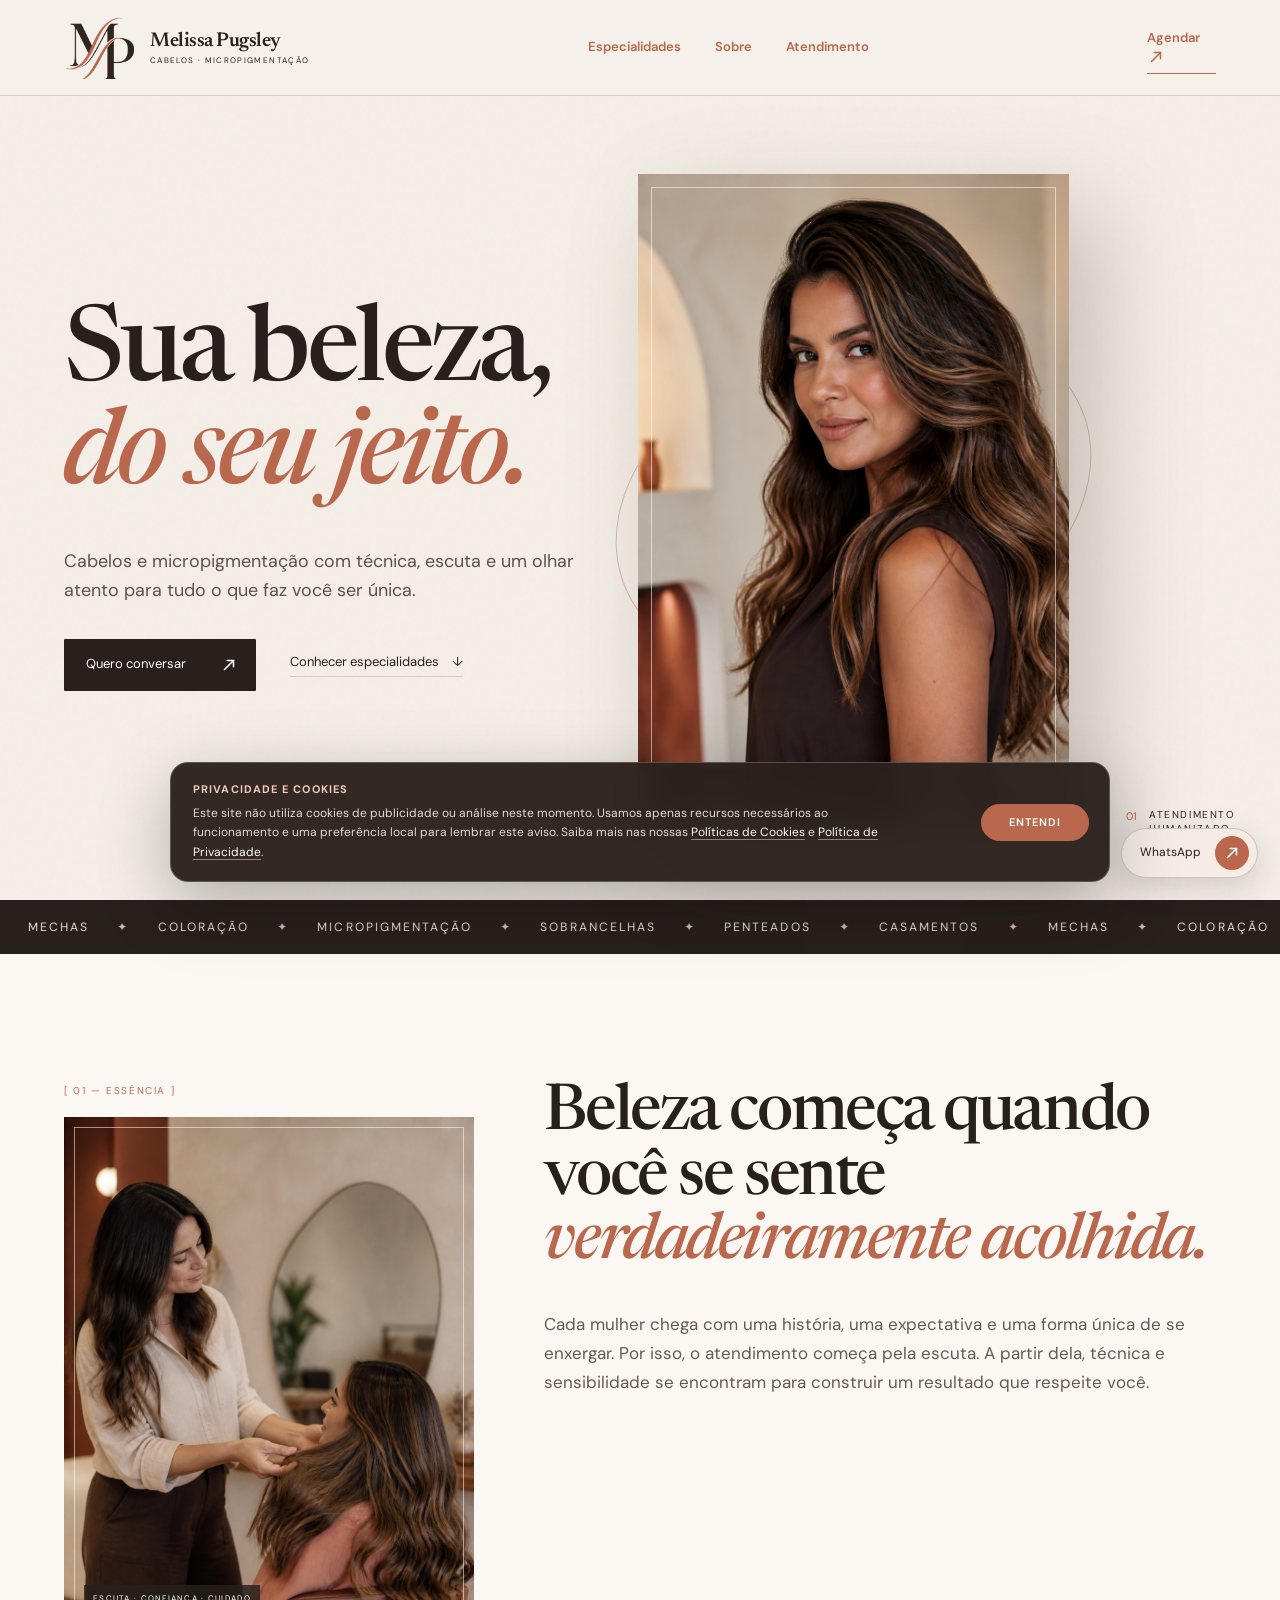
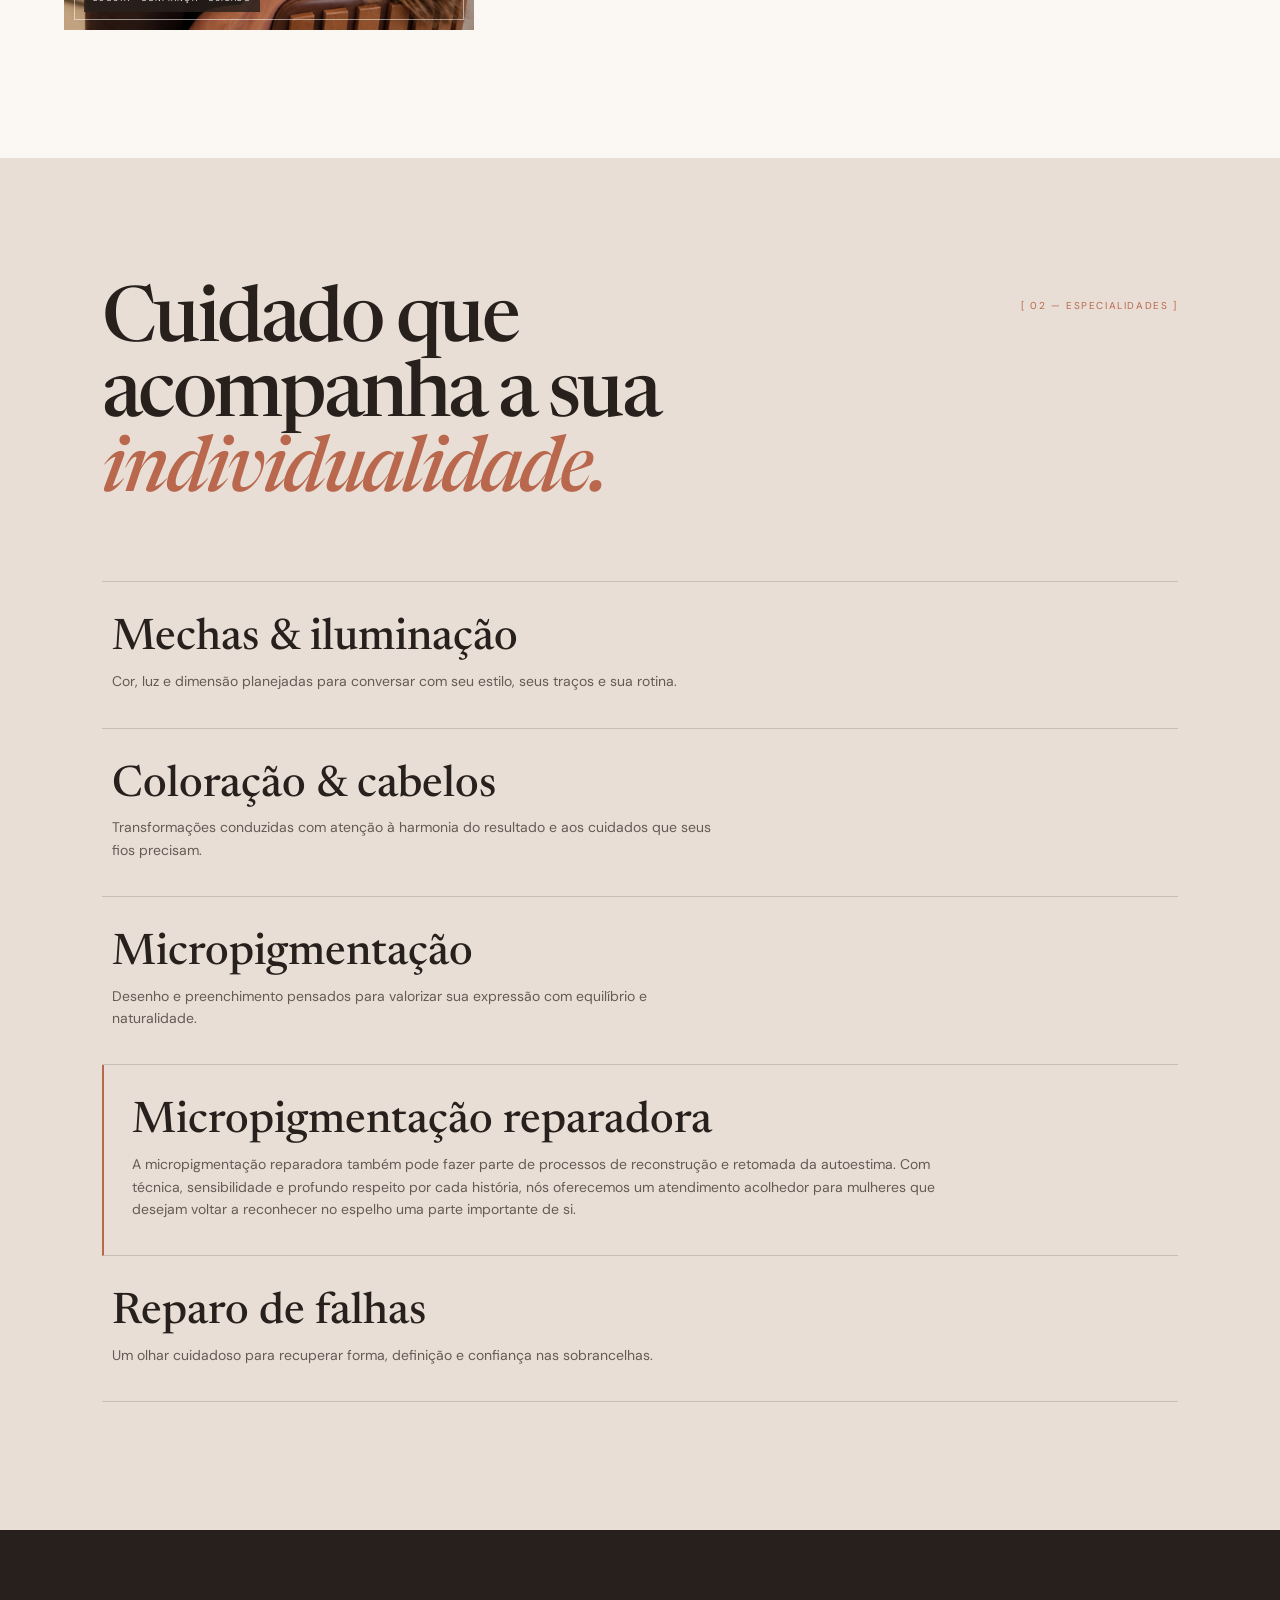
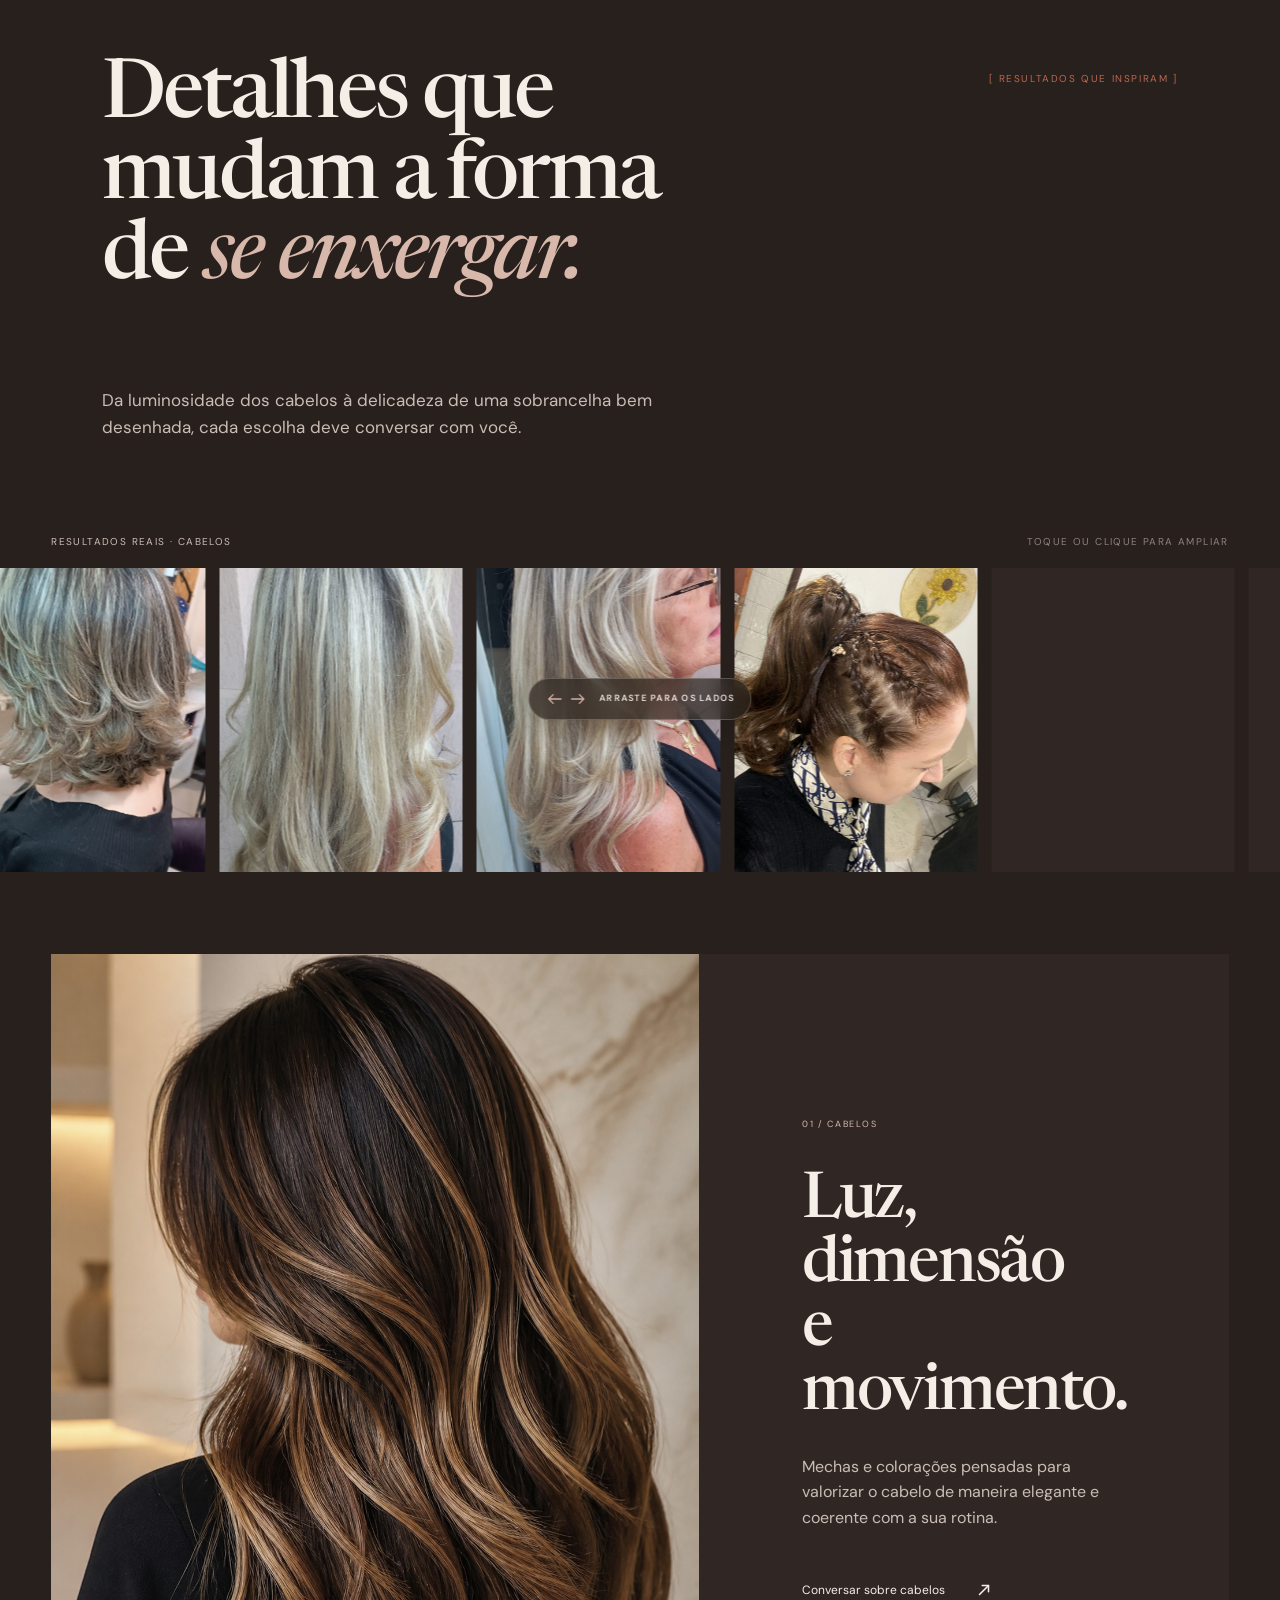
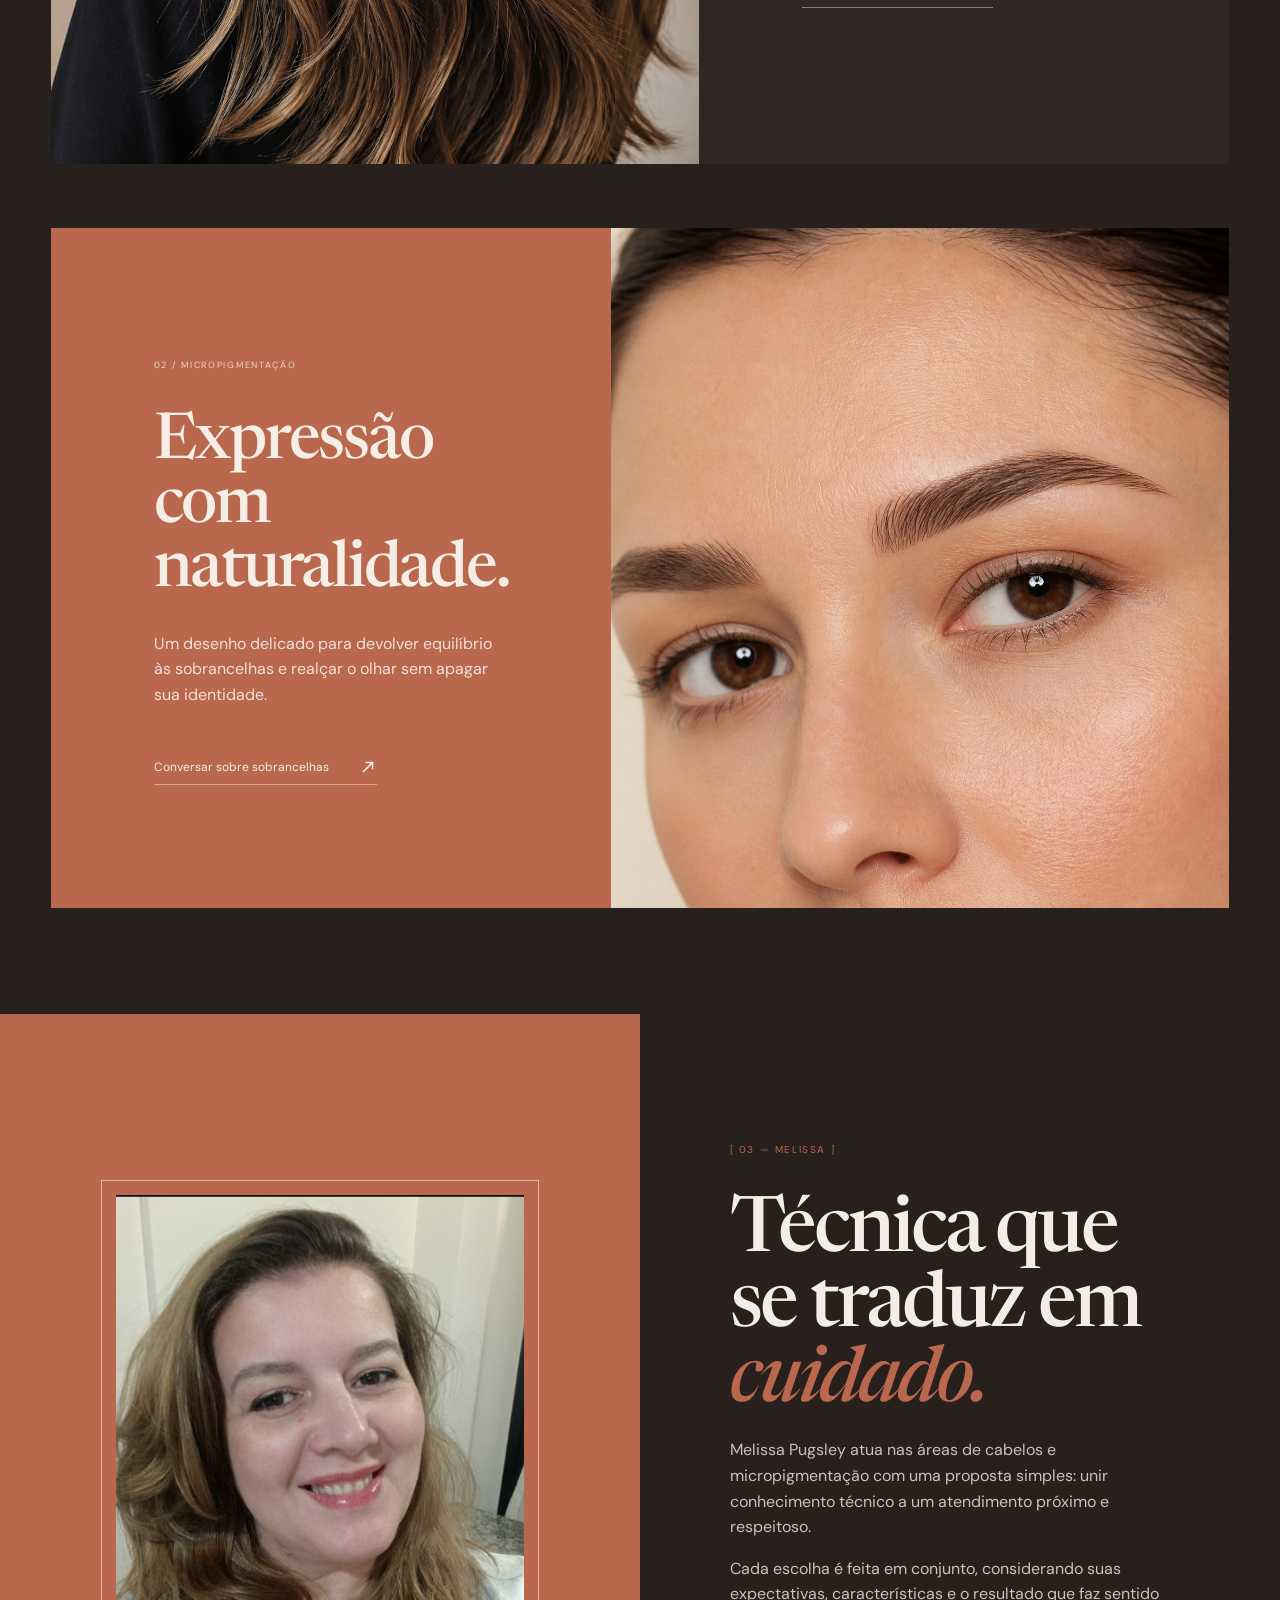
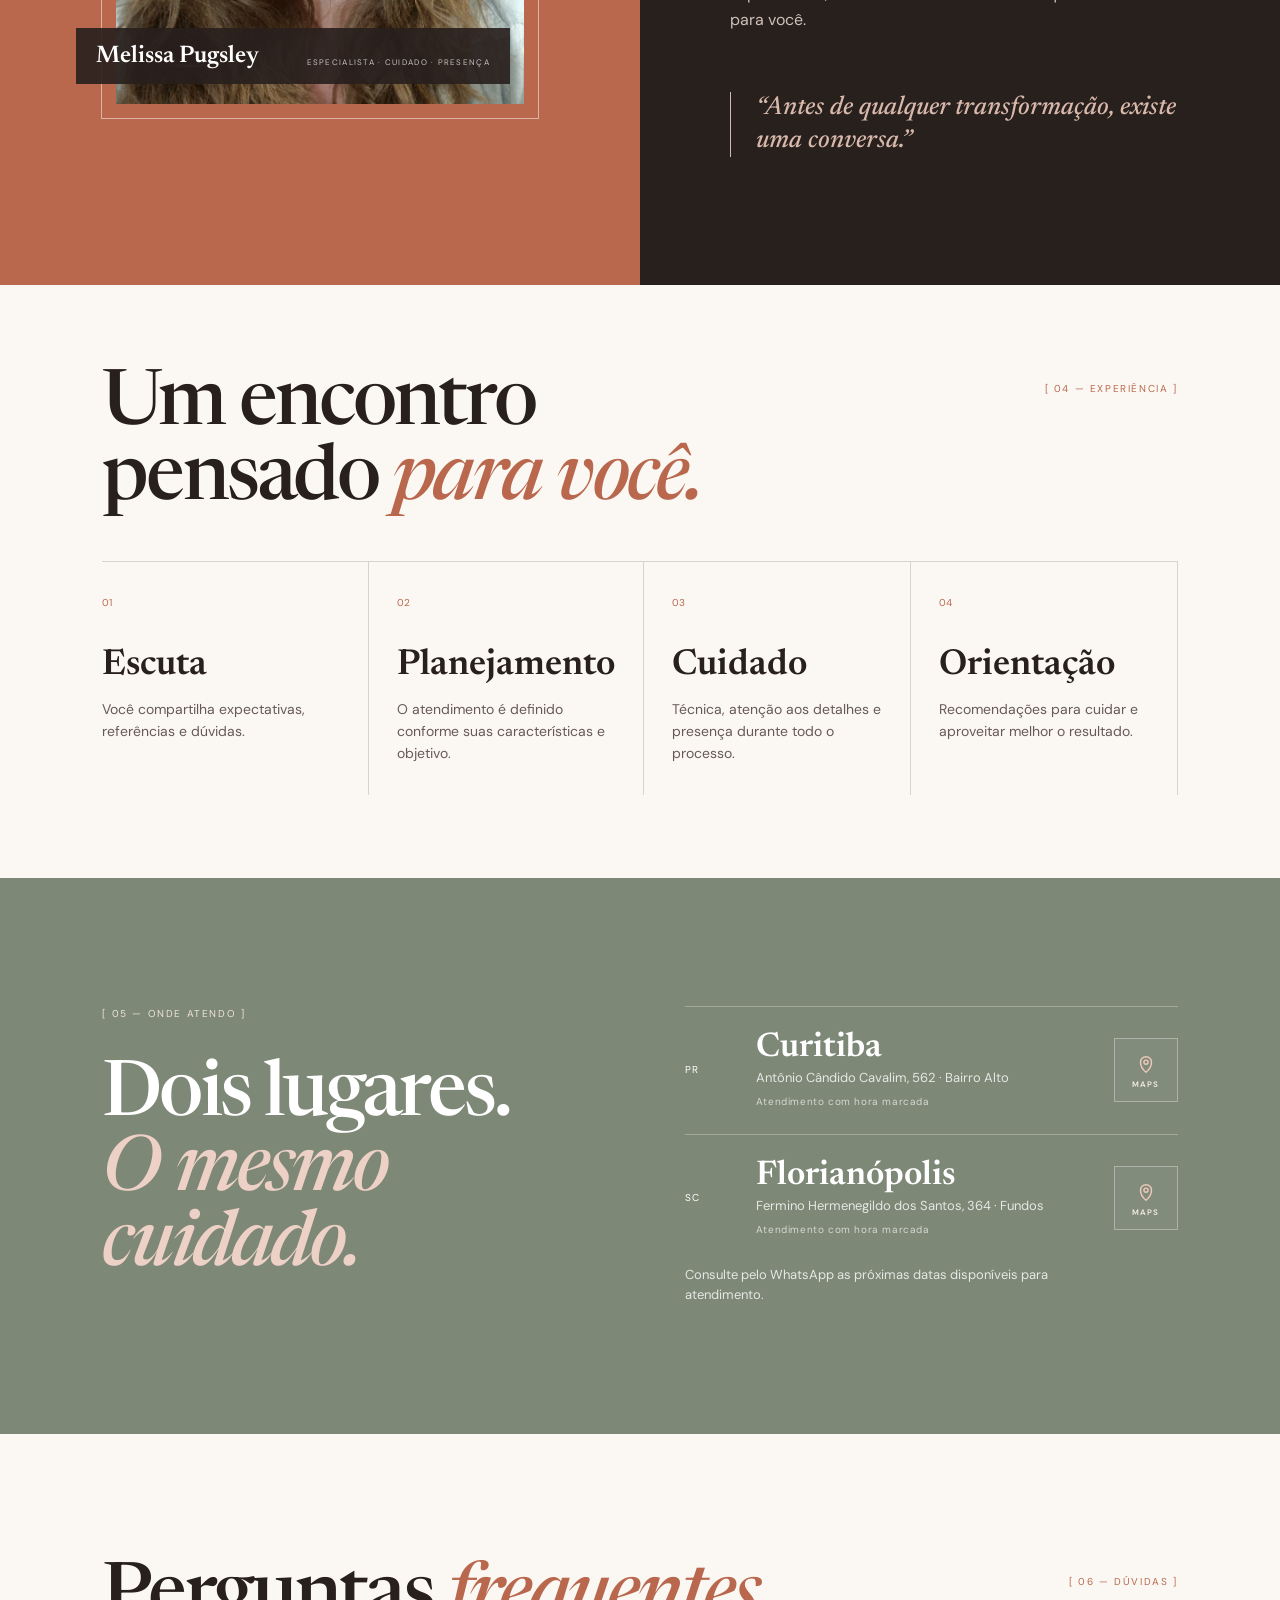
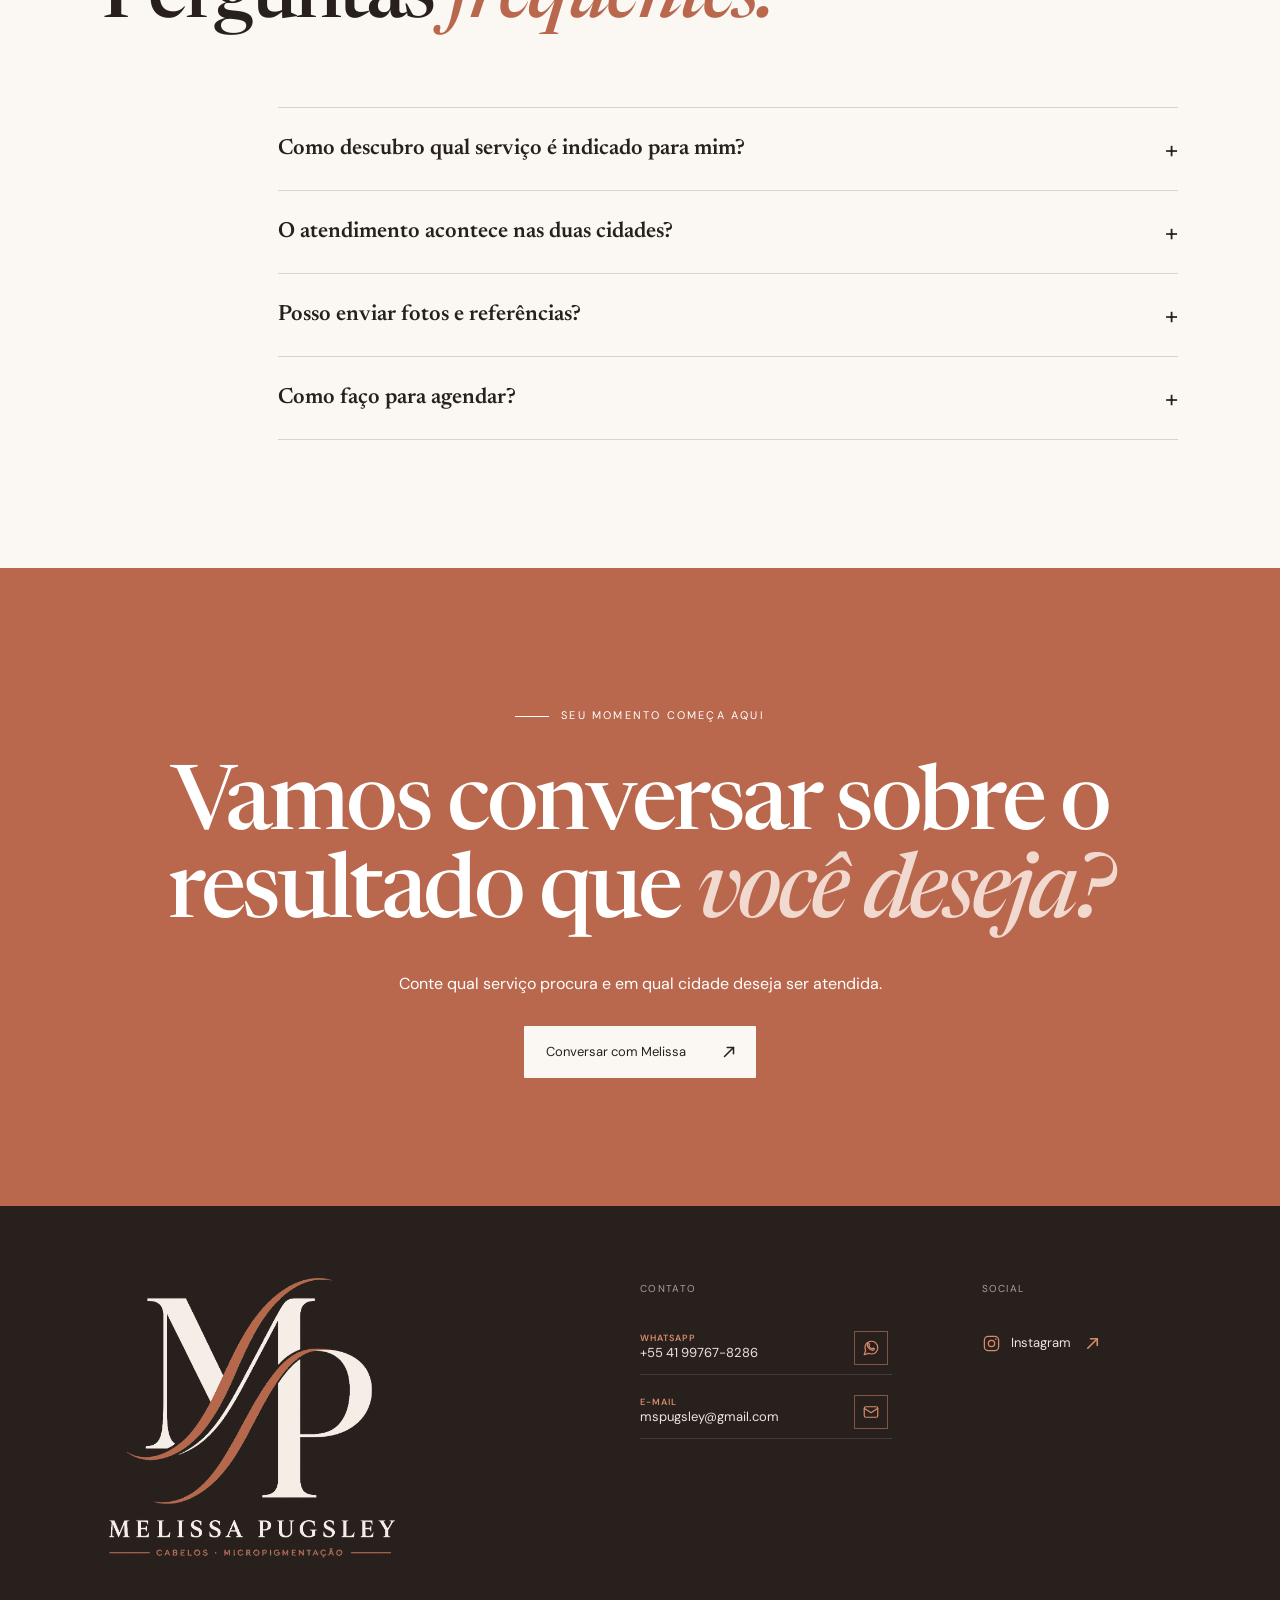
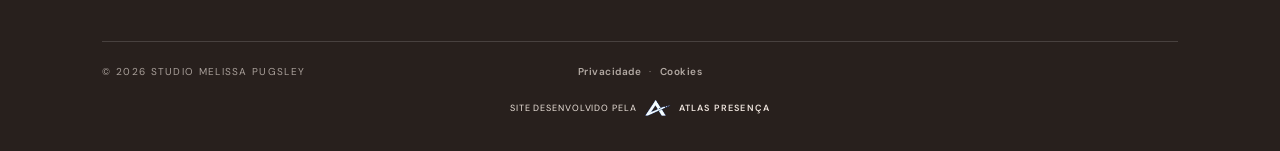
<file: index.html>
<!doctype html>
<html lang="pt-BR">
  <head>
    <meta charset="UTF-8" />
    <meta name="viewport" content="width=device-width, initial-scale=1" />
    <meta name="theme-color" content="#f4eee7" />
    <meta name="description" content="Cabelos e micropigmentação com atendimento humanizado em Curitiba e Florianópolis. Conheça o trabalho de Melissa Pugsley." />
    <meta property="og:title" content="Studio Melissa Pugsley" />
    <meta property="og:description" content="Sua beleza, realçada com técnica, cuidado e intenção." />
    <title>Studio Melissa Pugsley | Cabelos e Micropigmentação</title>
    <link rel="icon" href="./favicon.svg" type="image/svg+xml" />
    <link rel="preconnect" href="https://fonts.googleapis.com" />
    <link rel="preconnect" href="https://fonts.gstatic.com" crossorigin />
    <link href="https://fonts.googleapis.com/css2?family=DM+Sans:wght@400;500;600&family=Newsreader:ital,opsz,wght@0,6..72,500;0,6..72,600;1,6..72,500&display=swap" rel="stylesheet" />
    <link rel="stylesheet" href="./styles.css" />
    <link rel="stylesheet" href="./refinements.css?v=20260903-3" />
  </head>
  <body>
    <a class="skip-link" href="#conteudo">Ir para o conteúdo</a>
    <header class="site-header" id="inicio">
      <a class="brand" href="#inicio" aria-label="Studio Melissa Pugsley — início">
        <span class="brand-mark" aria-hidden="true"><img src="./logo-melissa-monograma-transparente.png" alt="" /></span>
        <span class="brand-name"><strong>Melissa Pugsley</strong><small>cabelos · micropigmentação</small></span>
      </a>
      <nav aria-label="Navegação principal">
        <a href="#especialidades">Especialidades</a>
        <a href="#sobre">Sobre</a>
        <a href="#atendimento">Atendimento</a>
      </nav>
      <a class="header-cta" href="https://wa.me/5541997678286?text=Ol%C3%A1%2C%20Melissa!%20Quero%20transformar%20meu%20visual%2C%20do%20meu%20jeito.%20Podemos%20conversar%3F" target="_blank" rel="noopener">Agendar <span aria-hidden="true">↗</span></a>
    </header>

    <main id="conteudo">
      <section class="hero" aria-labelledby="hero-title">
        <div class="hero-copy reveal">
          <h1 id="hero-title">Sua beleza,<br /><em>do seu jeito.</em></h1>
          <p class="hero-lead">Cabelos e micropigmentação com técnica, escuta e um olhar atento para tudo o que faz você ser única.</p>
          <div class="hero-actions">
            <a class="button button-primary" href="https://wa.me/5541997678286?text=Ol%C3%A1%2C%20Melissa!%20Quero%20transformar%20meu%20visual%2C%20do%20meu%20jeito.%20Podemos%20conversar%3F" target="_blank" rel="noopener">Quero conversar <span aria-hidden="true">↗</span></a>
            <a class="text-link" href="#especialidades">Conhecer especialidades <span aria-hidden="true">↓</span></a>
          </div>
        </div>
        <div class="hero-art reveal delay-1">
          <div class="hero-photo-wrap">
            <img src="./hero-cabelos.png" alt="Exemplo editorial de cabelos castanhos com mechas caramelo" fetchpriority="high" />
            <span class="image-label">cabelos · cor · identidade</span>
          </div>
          <div class="orbit orbit-one"></div>
          <div class="orbit orbit-two"></div>
        </div>
        <aside class="hero-stamp reveal delay-2">
          <span>01</span>
          <p>Atendimento<br />humanizado</p>
        </aside>
      </section>

      <section class="marquee" aria-label="Especialidades em destaque">
        <div class="marquee-track">
          <span>MECHAS <i>✦</i> COLORAÇÃO <i>✦</i> MICROPIGMENTAÇÃO <i>✦</i> SOBRANCELHAS <i>✦</i> PENTEADOS <i>✦</i> CASAMENTOS <i>✦</i></span>
          <span aria-hidden="true">MECHAS <i>✦</i> COLORAÇÃO <i>✦</i> MICROPIGMENTAÇÃO <i>✦</i> SOBRANCELHAS <i>✦</i> PENTEADOS <i>✦</i> CASAMENTOS <i>✦</i></span>
        </div>
      </section>

      <section class="manifesto section-pad reveal">
        <div class="essence-media">
          <p class="section-index">[ 01 — ESSÊNCIA ]</p>
          <figure>
            <img src="./essencia-atendimento.png" alt="Cena editorial de atendimento acolhedor entre profissional e cliente" loading="lazy" />
            <figcaption>escuta · confiança · cuidado</figcaption>
          </figure>
        </div>
        <div>
          <h2>Beleza começa quando você se sente <em>verdadeiramente acolhida.</em></h2>
          <p>Cada mulher chega com uma história, uma expectativa e uma forma única de se enxergar. Por isso, o atendimento começa pela escuta. A partir dela, técnica e sensibilidade se encontram para construir um resultado que respeite você.</p>
        </div>
      </section>

      <section class="services section-pad" id="especialidades" aria-labelledby="services-title">
        <div class="section-heading reveal">
          <p class="section-index">[ 02 — ESPECIALIDADES ]</p>
          <h2 id="services-title">Cuidado que acompanha a sua <em>individualidade.</em></h2>
        </div>
        <div class="service-list">
          <article class="service-card reveal"><div><h3>Mechas & iluminação</h3><p>Cor, luz e dimensão planejadas para conversar com seu estilo, seus traços e sua rotina.</p></div></article>
          <article class="service-card reveal"><div><h3>Coloração & cabelos</h3><p>Transformações conduzidas com atenção à harmonia do resultado e aos cuidados que seus fios precisam.</p></div></article>
          <article class="service-card reveal"><div><h3>Micropigmentação</h3><p>Desenho e preenchimento pensados para valorizar sua expressão com equilíbrio e naturalidade.</p></div></article>
          <article class="service-card service-card-featured reveal"><div><h3>Micropigmentação reparadora</h3><p>A micropigmentação reparadora também pode fazer parte de processos de reconstrução e retomada da autoestima. Com técnica, sensibilidade e profundo respeito por cada história, nós oferecemos um atendimento acolhedor para mulheres que desejam voltar a reconhecer no espelho uma parte importante de si.</p></div></article>
          <article class="service-card reveal"><div><h3>Reparo de falhas</h3><p>Um olhar cuidadoso para recuperar forma, definição e confiança nas sobrancelhas.</p></div></article>
        </div>
      </section>

      <section class="editorial-showcase" aria-labelledby="showcase-title">
        <div class="showcase-intro section-pad reveal">
          <p class="section-index">[ RESULTADOS QUE INSPIRAM ]</p>
          <h2 id="showcase-title">Detalhes que mudam a forma de <em>se enxergar.</em></h2>
          <p>Da luminosidade dos cabelos à delicadeza de uma sobrancelha bem desenhada, cada escolha deve conversar com você.</p>
        </div>
        <article class="showcase-piece hair-piece reveal">
          <div class="showcase-image"><img src="./mechas-caramelo.png" alt="Exemplo de cabelos castanhos com mechas em tons de mel e caramelo" loading="lazy" /></div>
          <div class="showcase-copy">
            <span>01 / CABELOS</span>
            <h3>Luz, dimensão<br />e movimento.</h3>
            <p>Mechas e colorações pensadas para valorizar o cabelo de maneira elegante e coerente com a sua rotina.</p>
            <a href="https://wa.me/5541997678286?text=Ol%C3%A1%2C%20Melissa!%20Quero%20transformar%20meu%20visual%2C%20do%20meu%20jeito.%20Podemos%20conversar%3F" target="_blank" rel="noopener">Conversar sobre cabelos <b aria-hidden="true">↗</b></a>
          </div>
        </article>
        <article class="showcase-piece brow-piece reveal">
          <div class="showcase-copy">
            <span>02 / MICROPIGMENTAÇÃO</span>
            <h3>Expressão com<br />naturalidade.</h3>
            <p>Um desenho delicado para devolver equilíbrio às sobrancelhas e realçar o olhar sem apagar sua identidade.</p>
            <a href="https://wa.me/5541997678286?text=Ol%C3%A1%2C%20Melissa!%20Quero%20transformar%20meu%20visual%2C%20do%20meu%20jeito.%20Podemos%20conversar%3F" target="_blank" rel="noopener">Conversar sobre sobrancelhas <b aria-hidden="true">↗</b></a>
          </div>
          <div class="showcase-image"><img src="./micropigmentacao-sobrancelhas.png" alt="Exemplo editorial de sobrancelhas com resultado natural" loading="lazy" /></div>
        </article>
      </section>

      <section class="about" id="sobre">
        <div class="about-visual reveal">
          <figure class="melissa-portrait">
            <img src="./melissa-pugsley.png" alt="Melissa Pugsley, especialista em cabelos e micropigmentação" loading="lazy" />
            <figcaption><span>Melissa Pugsley</span><small>especialista · cuidado · presença</small></figcaption>
          </figure>
        </div>
        <div class="about-copy section-pad reveal delay-1">
          <p class="section-index">[ 03 — MELISSA ]</p>
          <h2>Técnica que se traduz em <em>cuidado.</em></h2>
          <p>Melissa Pugsley atua nas áreas de cabelos e micropigmentação com uma proposta simples: unir conhecimento técnico a um atendimento próximo e respeitoso.</p>
          <p>Cada escolha é feita em conjunto, considerando suas expectativas, características e o resultado que faz sentido para você.</p>
          <blockquote>“Antes de qualquer transformação, existe uma conversa.”</blockquote>
        </div>
      </section>

      <section class="process section-pad" id="atendimento" aria-labelledby="process-title">
        <div class="section-heading reveal">
          <p class="section-index">[ 04 — EXPERIÊNCIA ]</p>
          <h2 id="process-title">Um encontro pensado <em>para você.</em></h2>
        </div>
        <ol class="process-grid">
          <li class="reveal"><span>01</span><h3>Escuta</h3><p>Você compartilha expectativas, referências e dúvidas.</p></li>
          <li class="reveal delay-1"><span>02</span><h3>Planejamento</h3><p>O atendimento é definido conforme suas características e objetivo.</p></li>
          <li class="reveal delay-2"><span>03</span><h3>Cuidado</h3><p>Técnica, atenção aos detalhes e presença durante todo o processo.</p></li>
          <li class="reveal delay-3"><span>04</span><h3>Orientação</h3><p>Recomendações para cuidar e aproveitar melhor o resultado.</p></li>
        </ol>
      </section>

      <section class="locations section-pad reveal">
        <div>
          <p class="section-index">[ 05 — ONDE ATENDO ]</p>
          <h2>Dois lugares.<br /><em>O mesmo cuidado.</em></h2>
        </div>
        <div class="location-list">
          <article><span>PR</span><div><h3>Curitiba</h3><p>Antônio Cândido Cavalim, 562 · Bairro Alto</p></div></article>
          <article><span>SC</span><div><h3>Florianópolis</h3><p>Fermino Hermenegildo dos Santos, 364 · Fundos</p></div></article>
          <p class="location-note">Consulte pelo WhatsApp as próximas datas disponíveis para atendimento.</p>
        </div>
      </section>

      <section class="faq section-pad">
        <div class="section-heading reveal">
          <p class="section-index">[ 06 — DÚVIDAS ]</p>
          <h2>Perguntas <em>frequentes.</em></h2>
        </div>
        <div class="faq-list reveal">
          <details><summary>Como descubro qual serviço é indicado para mim?<span>+</span></summary><p>Envie uma mensagem contando o que deseja mudar. A conversa inicial ajuda a entender suas expectativas e orientar o próximo passo.</p></details>
          <details><summary>O atendimento acontece nas duas cidades?<span>+</span></summary><p>Sim. Melissa atende em Curitiba e Florianópolis, sempre com hora marcada. Consulte a disponibilidade atual pelo WhatsApp.</p></details>
          <details><summary>Posso enviar fotos e referências?<span>+</span></summary><p>Sim. Elas ajudam a comunicar suas expectativas e servem como ponto de partida para a avaliação.</p></details>
          <details><summary>Como faço para agendar?<span>+</span></summary><p>Use qualquer botão de WhatsApp desta página para conversar diretamente e consultar datas.</p></details>
        </div>
      </section>

      <section class="final-cta section-pad reveal">
        <p class="eyebrow"><span></span> Seu momento começa aqui</p>
        <h2>Vamos conversar sobre o<br />resultado que <em>você deseja?</em></h2>
        <p>Conte qual serviço procura e em qual cidade deseja ser atendida.</p>
        <a class="button button-light" href="https://wa.me/5541997678286?text=Ol%C3%A1%2C%20Melissa!%20Quero%20transformar%20meu%20visual%2C%20do%20meu%20jeito.%20Podemos%20conversar%3F" target="_blank" rel="noopener">Conversar com Melissa <span aria-hidden="true">↗</span></a>
      </section>
    </main>

    <footer>
      <div class="footer-brand">
        <img src="./logo-melissa-transparente-clara.png" alt="Melissa Pugsley — Cabelos e Micropigmentação" loading="lazy" />
      </div>
      <div><p>Contato</p>
        <a class="footer-link" href="https://wa.me/5541997678286?text=Ol%C3%A1%2C%20Melissa!%20Quero%20transformar%20meu%20visual%2C%20do%20meu%20jeito.%20Podemos%20conversar%3F" target="_blank" rel="noopener" aria-label="Conversar pelo WhatsApp">
          <svg aria-hidden="true" viewBox="0 0 24 24"><path d="M21 11.5a8.38 8.38 0 0 1-.9 3.8 8.5 8.5 0 0 1-7.6 4.7 8.38 8.38 0 0 1-3.8-.9L3 21l1.9-5.7A8.38 8.38 0 0 1 4 11.5a8.5 8.5 0 0 1 4.7-7.6A8.38 8.38 0 0 1 12.5 3H13a8.48 8.48 0 0 1 8 8v.5Z"/><path d="M9 8.5c.5 2.4 2.1 4 4.5 4.8l1.2-1.1 2 .8c-.2 1.2-1 2.1-2.2 2.1-3.7-.2-7.2-3.6-7.5-7.2 0-1.2.8-2 2-2.2l.9 1.9L9 8.5Z"/></svg>
          <span>+55 41 99767-8286</span>
        </a>
        <a class="footer-link" href="mailto:mspugsley@gmail.com" aria-label="Enviar e-mail para Melissa">
          <svg aria-hidden="true" viewBox="0 0 24 24"><rect x="3" y="5" width="18" height="14" rx="2"/><path d="m3 7 9 6 9-6"/></svg>
          <span>mspugsley@gmail.com</span>
        </a>
      </div>
      <div><p>Social</p>
        <a class="footer-link" href="https://www.instagram.com/melissapugsley_/" target="_blank" rel="noopener" aria-label="Instagram de Melissa Pugsley">
          <svg aria-hidden="true" viewBox="0 0 24 24"><rect x="3" y="3" width="18" height="18" rx="5"/><circle cx="12" cy="12" r="4"/><circle class="icon-dot" cx="17.5" cy="6.5" r="1"/></svg>
          <span>Instagram</span><b aria-hidden="true">↗</b>
        </a>
      </div>
      <div class="footer-bottom">
        <small>© <span id="year"></span> Studio Melissa Pugsley</small>
        <a class="atlas-credit" href="https://atlaspresenca.com.br" target="_blank" rel="noopener" aria-label="Site desenvolvido pela Atlas Presença">
          <span>Site desenvolvido pela</span>
          <img src="./atlas-monograma.png" alt="" aria-hidden="true" />
          <strong>Atlas Presença</strong>
        </a>
      </div>
    </footer>

    <a class="floating-whatsapp" href="https://wa.me/5541997678286?text=Ol%C3%A1%2C%20Melissa!%20Quero%20transformar%20meu%20visual%2C%20do%20meu%20jeito.%20Podemos%20conversar%3F" target="_blank" rel="noopener" aria-label="Conversar com Melissa pelo WhatsApp"><span>WhatsApp</span><b aria-hidden="true">↗</b></a>
    <script src="./app.js?v=20260903-3" defer></script>
    <script src="./gallery.js?v=20260903-2" defer></script>
    <script src="./refinements.js?v=20260903-2" defer></script>
  </body>
</html>
</file>
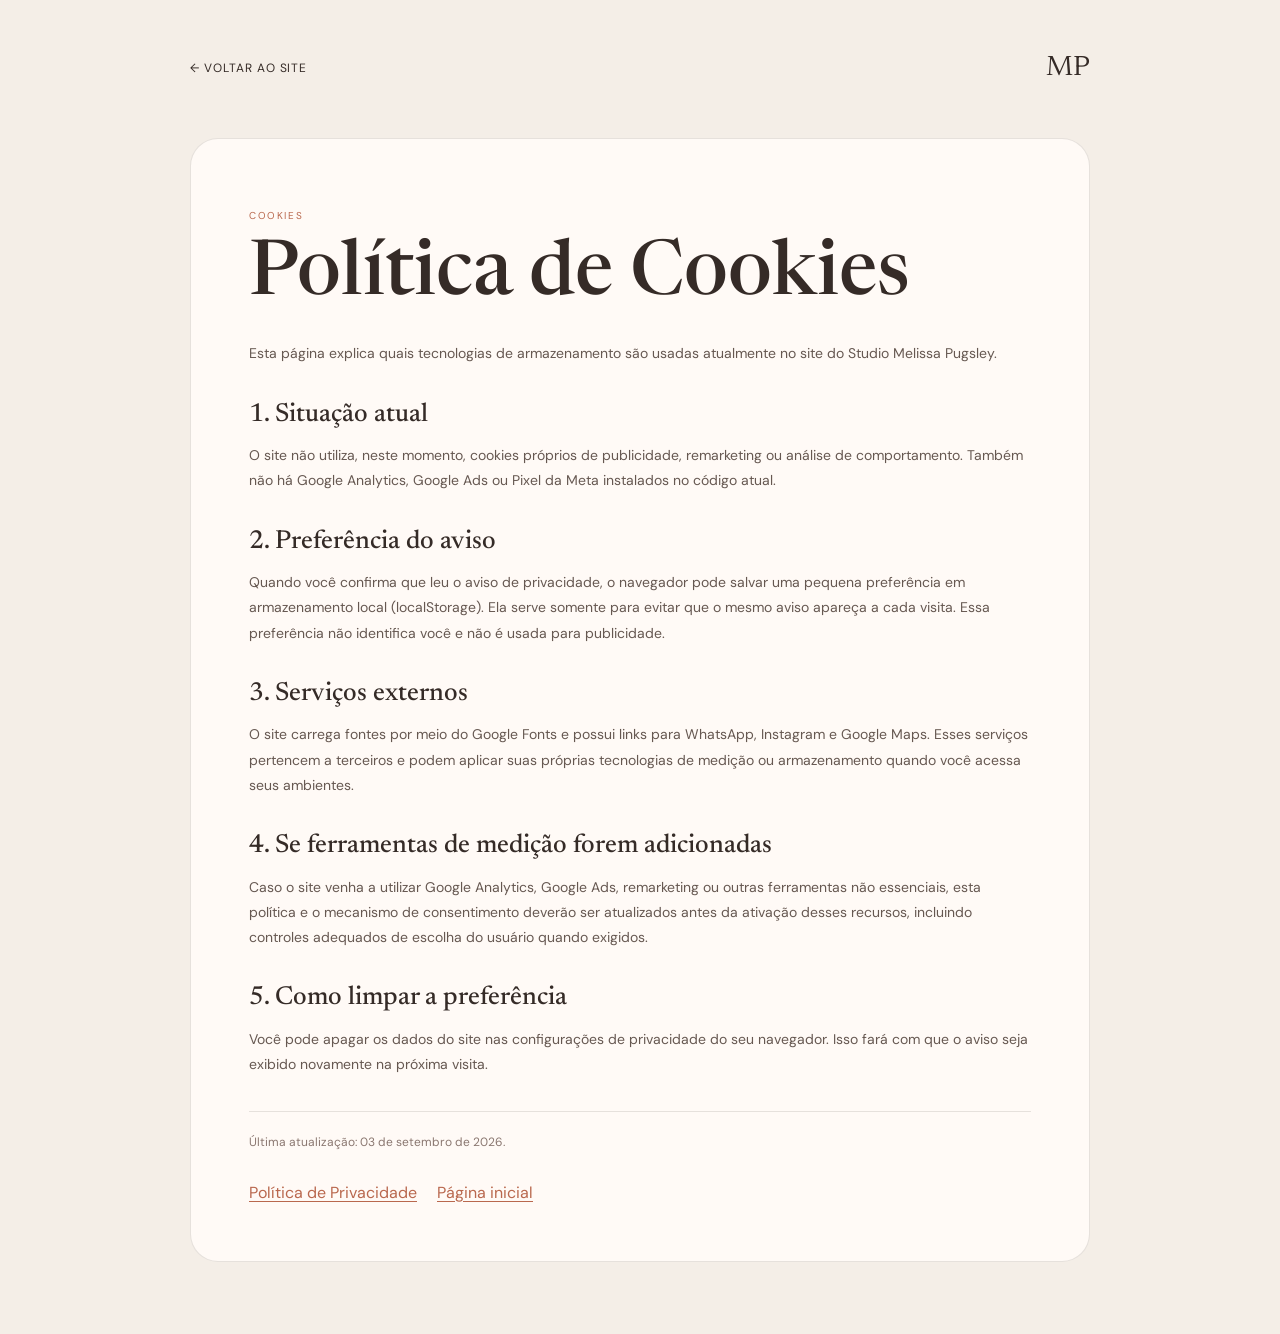
<file: politica-de-cookies.html>
<!doctype html>
<html lang="pt-BR">
<head>
  <meta charset="UTF-8" />
  <meta name="viewport" content="width=device-width, initial-scale=1" />
  <meta name="theme-color" content="#2a211d" />
  <meta name="robots" content="index,follow" />
  <meta name="referrer" content="strict-origin-when-cross-origin" />
  <title>Política de Cookies | Studio Melissa Pugsley</title>
  <link rel="icon" href="./favicon.svg" type="image/svg+xml" />
  <link rel="preconnect" href="https://fonts.googleapis.com" />
  <link rel="preconnect" href="https://fonts.gstatic.com" crossorigin />
  <link href="https://fonts.googleapis.com/css2?family=DM+Sans:wght@400;500;600&family=Newsreader:ital,opsz,wght@0,6..72,500;1,6..72,500&display=swap" rel="stylesheet" />
  <style>
    *{box-sizing:border-box}body{margin:0;background:#f4eee7;color:#352b27;font-family:"DM Sans",sans-serif}.legal-wrap{width:min(900px,calc(100% - 40px));margin:0 auto;padding:54px 0 72px}.legal-top{display:flex;justify-content:space-between;align-items:center;gap:24px;margin-bottom:56px}.legal-top a{color:#352b27;text-decoration:none;font-size:12px;letter-spacing:.08em;text-transform:uppercase}.legal-mark{font-family:"Newsreader",serif;font-size:28px}.legal-card{background:#fffaf6;border:1px solid rgba(53,43,39,.12);border-radius:28px;padding:clamp(28px,5vw,58px)}.eyebrow{font-size:10px;letter-spacing:.16em;text-transform:uppercase;color:#b9684e}h1{font:500 clamp(42px,7vw,76px)/.98 "Newsreader",serif;margin:14px 0 28px}h2{font:500 26px/1.1 "Newsreader",serif;margin:34px 0 10px}p,li{font-size:14px;line-height:1.8;color:#665851}ul{padding-left:20px}.updated{margin-top:34px;padding-top:20px;border-top:1px solid rgba(53,43,39,.12);font-size:12px;color:#8a7770}.legal-links{display:flex;gap:20px;flex-wrap:wrap;margin-top:28px}.legal-links a{color:#b9684e;text-underline-offset:3px}@media(max-width:600px){.legal-wrap{width:min(100% - 24px,900px);padding-top:28px}.legal-top{margin-bottom:30px}.legal-card{border-radius:20px}}
  </style>
</head>
<body>
  <main class="legal-wrap">
    <div class="legal-top"><a href="./">← Voltar ao site</a><span class="legal-mark">MP</span></div>
    <article class="legal-card">
      <p class="eyebrow">Cookies</p>
      <h1>Política de Cookies</h1>
      <p>Esta página explica quais tecnologias de armazenamento são usadas atualmente no site do Studio Melissa Pugsley.</p>

      <h2>1. Situação atual</h2>
      <p>O site não utiliza, neste momento, cookies próprios de publicidade, remarketing ou análise de comportamento. Também não há Google Analytics, Google Ads ou Pixel da Meta instalados no código atual.</p>

      <h2>2. Preferência do aviso</h2>
      <p>Quando você confirma que leu o aviso de privacidade, o navegador pode salvar uma pequena preferência em armazenamento local (localStorage). Ela serve somente para evitar que o mesmo aviso apareça a cada visita. Essa preferência não identifica você e não é usada para publicidade.</p>

      <h2>3. Serviços externos</h2>
      <p>O site carrega fontes por meio do Google Fonts e possui links para WhatsApp, Instagram e Google Maps. Esses serviços pertencem a terceiros e podem aplicar suas próprias tecnologias de medição ou armazenamento quando você acessa seus ambientes.</p>

      <h2>4. Se ferramentas de medição forem adicionadas</h2>
      <p>Caso o site venha a utilizar Google Analytics, Google Ads, remarketing ou outras ferramentas não essenciais, esta política e o mecanismo de consentimento deverão ser atualizados antes da ativação desses recursos, incluindo controles adequados de escolha do usuário quando exigidos.</p>

      <h2>5. Como limpar a preferência</h2>
      <p>Você pode apagar os dados do site nas configurações de privacidade do seu navegador. Isso fará com que o aviso seja exibido novamente na próxima visita.</p>

      <p class="updated">Última atualização: 03 de setembro de 2026.</p>
      <div class="legal-links"><a href="./politica-de-privacidade.html">Política de Privacidade</a><a href="./">Página inicial</a></div>
    </article>
  </main>
</body>
</html>
</file>
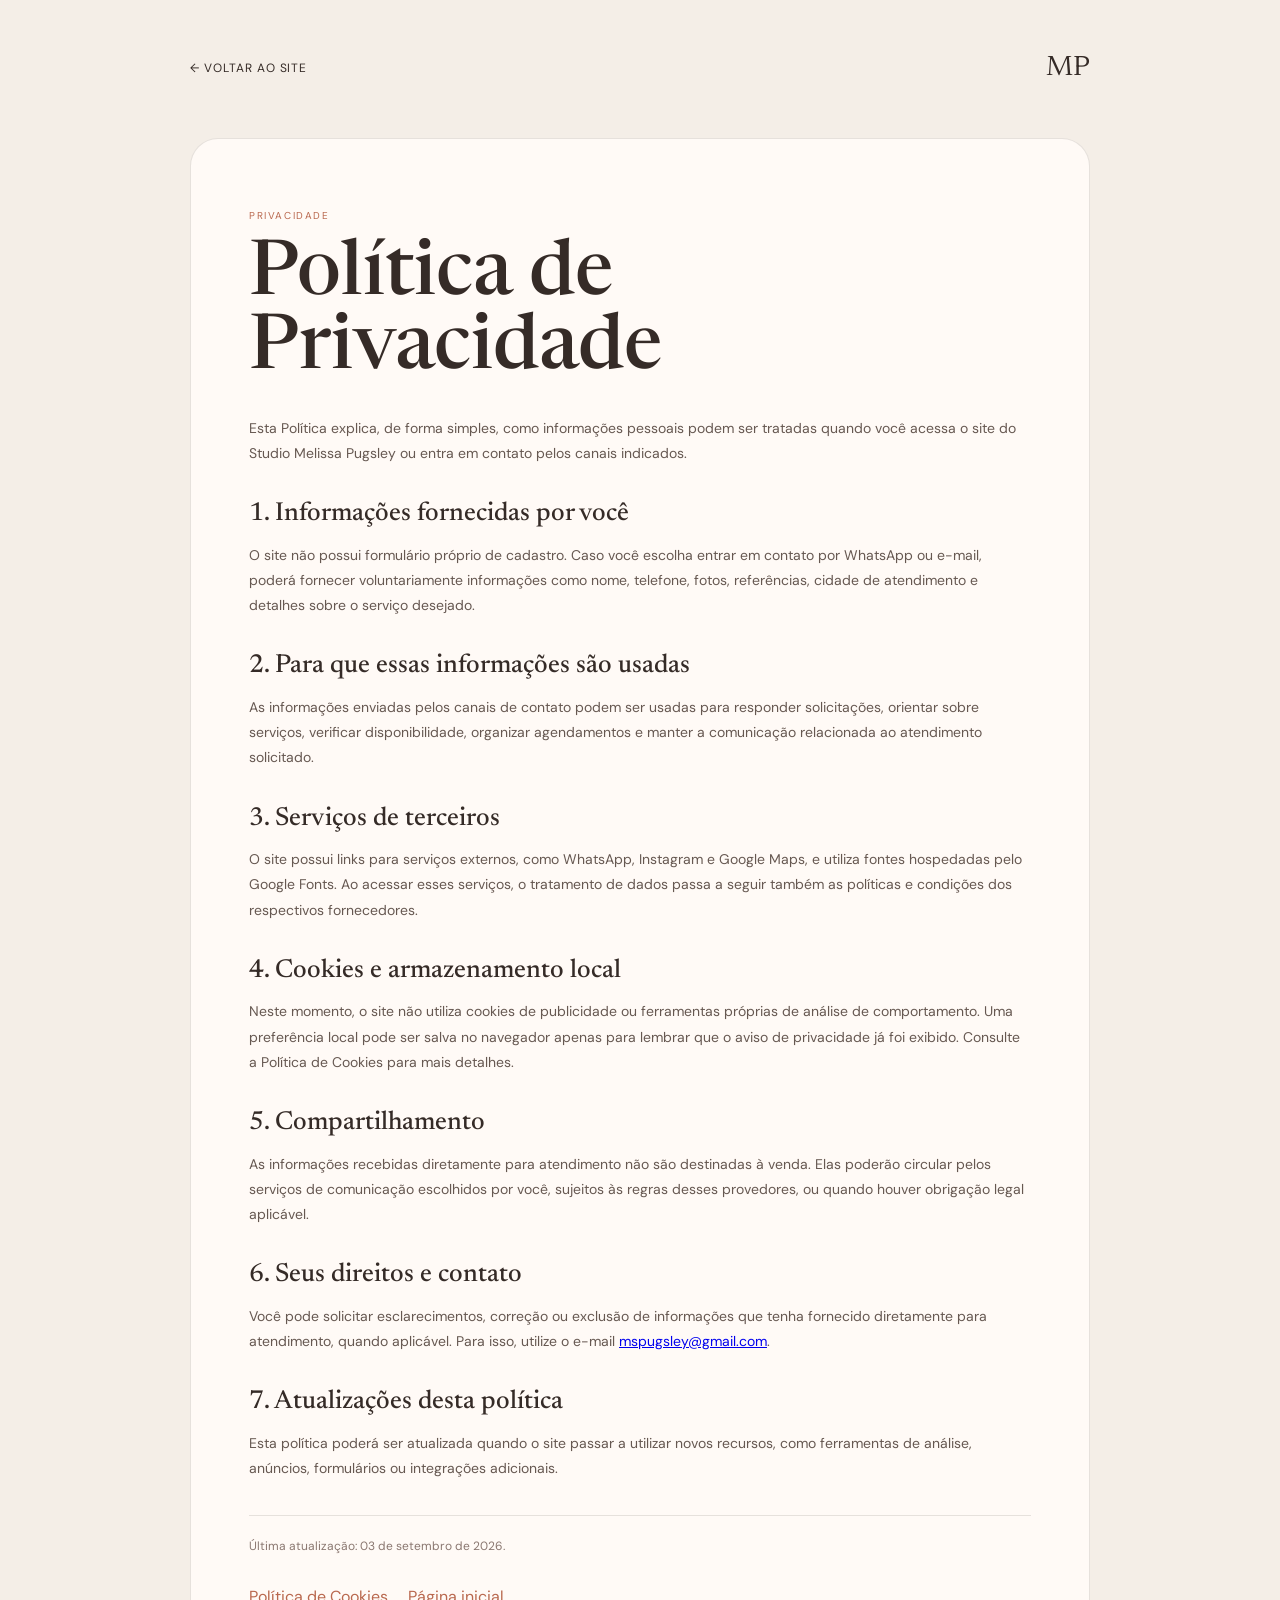
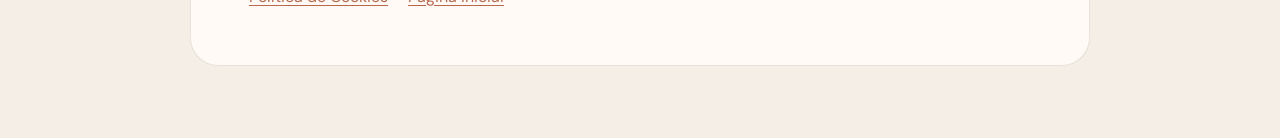
<file: politica-de-privacidade.html>
<!doctype html>
<html lang="pt-BR">
<head>
  <meta charset="UTF-8" />
  <meta name="viewport" content="width=device-width, initial-scale=1" />
  <meta name="theme-color" content="#2a211d" />
  <meta name="robots" content="index,follow" />
  <meta name="referrer" content="strict-origin-when-cross-origin" />
  <title>Política de Privacidade | Studio Melissa Pugsley</title>
  <link rel="icon" href="./favicon.svg" type="image/svg+xml" />
  <link rel="preconnect" href="https://fonts.googleapis.com" />
  <link rel="preconnect" href="https://fonts.gstatic.com" crossorigin />
  <link href="https://fonts.googleapis.com/css2?family=DM+Sans:wght@400;500;600&family=Newsreader:ital,opsz,wght@0,6..72,500;1,6..72,500&display=swap" rel="stylesheet" />
  <style>
    *{box-sizing:border-box}body{margin:0;background:#f4eee7;color:#352b27;font-family:"DM Sans",sans-serif}.legal-wrap{width:min(900px,calc(100% - 40px));margin:0 auto;padding:54px 0 72px}.legal-top{display:flex;justify-content:space-between;align-items:center;gap:24px;margin-bottom:56px}.legal-top a{color:#352b27;text-decoration:none;font-size:12px;letter-spacing:.08em;text-transform:uppercase}.legal-mark{font-family:"Newsreader",serif;font-size:28px}.legal-card{background:#fffaf6;border:1px solid rgba(53,43,39,.12);border-radius:28px;padding:clamp(28px,5vw,58px)}.eyebrow{font-size:10px;letter-spacing:.16em;text-transform:uppercase;color:#b9684e}h1{font:500 clamp(42px,7vw,76px)/.98 "Newsreader",serif;margin:14px 0 28px}h2{font:500 26px/1.1 "Newsreader",serif;margin:34px 0 10px}p,li{font-size:14px;line-height:1.8;color:#665851}ul{padding-left:20px}.updated{margin-top:34px;padding-top:20px;border-top:1px solid rgba(53,43,39,.12);font-size:12px;color:#8a7770}.legal-links{display:flex;gap:20px;flex-wrap:wrap;margin-top:28px}.legal-links a{color:#b9684e;text-underline-offset:3px}@media(max-width:600px){.legal-wrap{width:min(100% - 24px,900px);padding-top:28px}.legal-top{margin-bottom:30px}.legal-card{border-radius:20px}}
  </style>
</head>
<body>
  <main class="legal-wrap">
    <div class="legal-top"><a href="./">← Voltar ao site</a><span class="legal-mark">MP</span></div>
    <article class="legal-card">
      <p class="eyebrow">Privacidade</p>
      <h1>Política de Privacidade</h1>
      <p>Esta Política explica, de forma simples, como informações pessoais podem ser tratadas quando você acessa o site do Studio Melissa Pugsley ou entra em contato pelos canais indicados.</p>

      <h2>1. Informações fornecidas por você</h2>
      <p>O site não possui formulário próprio de cadastro. Caso você escolha entrar em contato por WhatsApp ou e-mail, poderá fornecer voluntariamente informações como nome, telefone, fotos, referências, cidade de atendimento e detalhes sobre o serviço desejado.</p>

      <h2>2. Para que essas informações são usadas</h2>
      <p>As informações enviadas pelos canais de contato podem ser usadas para responder solicitações, orientar sobre serviços, verificar disponibilidade, organizar agendamentos e manter a comunicação relacionada ao atendimento solicitado.</p>

      <h2>3. Serviços de terceiros</h2>
      <p>O site possui links para serviços externos, como WhatsApp, Instagram e Google Maps, e utiliza fontes hospedadas pelo Google Fonts. Ao acessar esses serviços, o tratamento de dados passa a seguir também as políticas e condições dos respectivos fornecedores.</p>

      <h2>4. Cookies e armazenamento local</h2>
      <p>Neste momento, o site não utiliza cookies de publicidade ou ferramentas próprias de análise de comportamento. Uma preferência local pode ser salva no navegador apenas para lembrar que o aviso de privacidade já foi exibido. Consulte a Política de Cookies para mais detalhes.</p>

      <h2>5. Compartilhamento</h2>
      <p>As informações recebidas diretamente para atendimento não são destinadas à venda. Elas poderão circular pelos serviços de comunicação escolhidos por você, sujeitos às regras desses provedores, ou quando houver obrigação legal aplicável.</p>

      <h2>6. Seus direitos e contato</h2>
      <p>Você pode solicitar esclarecimentos, correção ou exclusão de informações que tenha fornecido diretamente para atendimento, quando aplicável. Para isso, utilize o e-mail <a href="mailto:mspugsley@gmail.com">mspugsley@gmail.com</a>.</p>

      <h2>7. Atualizações desta política</h2>
      <p>Esta política poderá ser atualizada quando o site passar a utilizar novos recursos, como ferramentas de análise, anúncios, formulários ou integrações adicionais.</p>

      <p class="updated">Última atualização: 03 de setembro de 2026.</p>
      <div class="legal-links"><a href="./politica-de-cookies.html">Política de Cookies</a><a href="./">Página inicial</a></div>
    </article>
  </main>
</body>
</html>
</file>
<file: styles.css>
@import url('https://fonts.googleapis.com/css2?family=DM+Sans:wght@400;500;600&family=Newsreader:ital,opsz,wght@0,6..72,500;0,6..72,600;1,6..72,500&display=swap');

:root { --ivory:#f4eee7; --paper:#fbf8f4; --ink:#28201d; --clay:#b9684e; --rose:#d9b8ac; --sage:#7d8877; --line:rgba(40,32,29,.17); --serif:'Newsreader',Georgia,serif; --sans:'DM Sans',Arial,sans-serif; }
* { box-sizing:border-box; }
html { scroll-behavior:smooth; }
body { margin:0; background:var(--paper); color:var(--ink); font-family:var(--sans); font-size:16px; line-height:1.6; overflow-x:hidden; }
a { color:inherit; text-decoration:none; }
.skip-link { position:fixed; top:-80px; left:16px; z-index:99; padding:10px 16px; background:var(--ink); color:white; }
.skip-link:focus { top:16px; }
.site-header { height:96px; padding:0 clamp(24px,5vw,80px); display:flex; align-items:center; justify-content:space-between; border-bottom:1px solid var(--line); background:rgba(244,238,231,.88); backdrop-filter:blur(16px); position:sticky; top:0; z-index:20; }
.brand { display:flex; align-items:center; gap:14px; }
.brand-mark { width:72px; height:62px; display:block; flex:0 0 auto; }
.brand-mark img { width:100%; height:100%; display:block; object-fit:contain; }
.brand-name { display:flex; flex-direction:column; line-height:1.1; }
.brand-name strong { font:600 20px/1 var(--serif); letter-spacing:-.025em; }
.brand-name small { margin-top:5px; font-size:8px; text-transform:uppercase; letter-spacing:.17em; }
nav { display:flex; gap:34px; font-size:13px; }
nav a { position:relative; color:var(--clay); font-weight:600; }
nav a:after { content:''; position:absolute; left:0; right:100%; bottom:-5px; height:1px; background:var(--clay); transition:right .25s; }
nav a:hover:after, nav a:focus-visible:after { right:0; }
.header-cta { border-bottom:1px solid var(--clay); color:var(--clay); font-size:13px; font-weight:600; padding:7px 0; }
.header-cta span { margin-left:16px; }
.hero { min-height:calc(100vh - 96px); background:var(--ivory); display:grid; grid-template-columns:minmax(420px,1.05fr) minmax(390px,.95fr) 90px; padding:clamp(40px,5vw,80px) clamp(24px,5vw,80px); gap:3vw; position:relative; isolation:isolate; }
.hero:before { content:''; position:absolute; inset:0; z-index:-1; opacity:.2; background-image:url("data:image/svg+xml,%3Csvg viewBox='0 0 180 180' xmlns='http://www.w3.org/2000/svg'%3E%3Cfilter id='n'%3E%3CfeTurbulence type='fractalNoise' baseFrequency='.9' numOctaves='2' stitchTiles='stitch'/%3E%3C/filter%3E%3Crect width='100%25' height='100%25' filter='url(%23n)' opacity='.12'/%3E%3C/svg%3E"); }
.hero-copy { align-self:center; max-width:740px; }
.eyebrow { font-size:11px; letter-spacing:.2em; text-transform:uppercase; display:flex; align-items:center; gap:12px; }
.eyebrow span { width:34px; height:1px; background:currentColor; }
h1,h2 { font-family:var(--serif); font-weight:500; letter-spacing:-.038em; line-height:.98; margin:0; }
h1 { font-size:clamp(66px,8.2vw,134px); }
h1 em,h2 em { color:var(--clay); font-style:italic; }
.hero-lead { max-width:530px; margin:36px 0 34px; font-size:clamp(17px,1.4vw,21px); color:#5d514c; }
.hero-actions { display:flex; align-items:center; gap:34px; flex-wrap:wrap; }
.button { min-height:52px; display:inline-flex; align-items:center; justify-content:space-between; gap:34px; padding:14px 18px 14px 22px; border-radius:1px; font-size:13px; transition:background .25s,color .25s,transform .25s; }
.button:hover { transform:translateY(-2px); }
.button-primary { background:var(--ink); color:white; }
.button-primary:hover { background:var(--clay); }
.text-link { font-size:13px; border-bottom:1px solid var(--line); padding-bottom:4px; }
.text-link span { margin-left:10px; }
.hero-art { position:relative; align-self:center; height:min(690px,72vh); display:grid; place-items:center; }
.hero-photo-wrap { position:relative; z-index:2; width:min(470px,92%); height:100%; overflow:hidden; box-shadow:30px 35px 90px rgba(62,42,34,.25); }
.hero-photo-wrap:after { content:''; position:absolute; inset:0; border:1px solid rgba(255,255,255,.55); margin:13px; pointer-events:none; }
.hero-photo-wrap img { width:100%; height:100%; object-fit:cover; object-position:center; display:block; filter:saturate(.88) contrast(1.03); }
.image-label { position:absolute; z-index:2; left:27px; bottom:24px; padding:8px 11px; background:rgba(40,32,29,.82); color:white; font-size:8px; text-transform:uppercase; letter-spacing:.2em; }
.orbit { position:absolute; border:1px solid rgba(173,111,89,.42); border-radius:50%; z-index:1; }
.orbit-one { width:105%; height:52%; transform:rotate(-20deg); }
.orbit-two { width:75%; height:92%; transform:rotate(18deg); }
.hero-stamp { align-self:end; display:flex; gap:12px; transform:rotate(-90deg) translateX(30%); transform-origin:bottom left; white-space:nowrap; }
.hero-stamp span { color:var(--clay); font-size:11px; }
.hero-stamp p { font-size:10px; text-transform:uppercase; line-height:1.4; letter-spacing:.16em; margin:0; }
.marquee { background:var(--ink); color:#eee4dd; overflow:hidden; white-space:nowrap; padding:19px 0; font:12px var(--sans); letter-spacing:.17em; }
.marquee-track { display:flex; width:max-content; animation:marquee 25s linear infinite; will-change:transform; }
.marquee-track span { flex:0 0 auto; min-width:100vw; }
.marquee i { color:var(--rose); font-style:normal; margin:0 28px; }
@keyframes marquee { to { transform:translateX(-50%); } }
.section-pad { padding:clamp(80px,10vw,150px) clamp(24px,8vw,130px); }
.section-index { font-size:10px; letter-spacing:.16em; color:var(--clay); margin:0 0 38px; }
.manifesto { display:grid; grid-template-columns:minmax(340px,410px) minmax(0,1fr); gap:clamp(52px,5.5vw,88px); align-items:start; padding-left:clamp(40px,5vw,80px); padding-right:clamp(40px,5vw,80px); background:var(--paper); }
.manifesto h2 { max-width:850px; font-size:clamp(52px,5vw,78px); line-height:1.01; }
.section-heading h2,.about h2,.locations h2,.faq h2 { font-size:clamp(48px,6vw,90px); }
.manifesto>div>p { max-width:650px; font-size:clamp(17px,1.25vw,20px); line-height:1.72; color:#655955; margin:34px 0 0; }
.essence-media .section-index { margin:0 0 18px; font-size:10px; color:var(--clay); }
.essence-media figure { margin:0; position:relative; overflow:hidden; background:var(--rose); }
.essence-media figure:after { content:''; position:absolute; inset:10px; border:1px solid rgba(255,255,255,.52); pointer-events:none; }
.essence-media img { width:100%; aspect-ratio:4/5; object-fit:cover; object-position:center 38%; display:block; filter:saturate(.8) contrast(1.02); transition:transform .7s ease; }
.essence-media figure:hover img { transform:scale(1.025); }
.essence-media figcaption { position:absolute; left:20px; bottom:18px; z-index:2; padding:7px 9px; background:rgba(40,32,29,.82); color:#fff; font-size:8px; letter-spacing:.16em; text-transform:uppercase; }
.services { background:#e8ded5; }
.section-heading { display:grid; grid-template-columns:minmax(0,2.5fr) minmax(150px,1fr); gap:5vw; align-items:start; margin-bottom:70px; }
.section-heading .section-index { grid-column:2; grid-row:1; justify-self:end; text-align:right; margin-top:12px; }
.section-heading h2 { grid-column:1; grid-row:1; max-width:920px; text-wrap:balance; }
.service-list { border-top:1px solid var(--line); }
.service-card { display:block; padding:35px 10px; border-bottom:1px solid var(--line); transition:background .25s,padding .25s; }
.service-card:hover { background:rgba(255,255,255,.35); padding-left:24px; padding-right:24px; }
.service-card h3 { font:500 clamp(29px,3.4vw,49px)/1.05 var(--serif); margin:0 0 7px; }
.service-card p { margin:0; color:#675a55; max-width:600px; font-size:14px; }
.service-card-featured { border-left:2px solid var(--clay); padding-left:28px; }
.service-card-featured p { max-width:820px; }
.editorial-showcase { background:var(--ink); color:#f4eee7; padding-bottom:42px; }
.showcase-intro { display:grid; grid-template-columns:minmax(0,2.5fr) minmax(150px,1fr); gap:5vw; align-items:start; }
.showcase-intro .section-index { grid-column:2; grid-row:1; justify-self:end; text-align:right; margin-top:13px; }
.showcase-intro h2 { grid-column:1; grid-row:1; max-width:940px; font-size:clamp(52px,6.4vw,96px); text-wrap:balance; }
.showcase-intro h2 em { color:var(--rose); }
.showcase-intro>p:last-child { grid-column:1; max-width:610px; color:#cbbdb5; font-size:17px; margin:24px 0 0; }
.showcase-piece { min-height:680px; margin:0 clamp(18px,4vw,64px) 64px; display:grid; grid-template-columns:1.18fr .82fr; background:#302724; overflow:hidden; }
.showcase-image { min-height:620px; overflow:hidden; }
.showcase-image img { width:100%; height:100%; display:block; object-fit:cover; transition:transform .8s cubic-bezier(.2,.7,.2,1); }
.showcase-piece:hover .showcase-image img { transform:scale(1.025); }
.showcase-copy { padding:clamp(55px,8vw,120px); align-self:center; }
.showcase-copy>span { color:var(--rose); font-size:9px; letter-spacing:.19em; }
.showcase-copy h3 { margin:35px 0 28px; font:500 clamp(44px,5vw,76px)/1 var(--serif); letter-spacing:-.035em; }
.showcase-copy p { color:#cbbdb5; max-width:430px; }
.showcase-copy a { margin-top:34px; display:inline-flex; gap:30px; border-bottom:1px solid rgba(255,255,255,.4); padding-bottom:7px; font-size:12px; }
.brow-piece { grid-template-columns:.82fr 1.18fr; background:var(--clay); }
.brow-piece .showcase-copy p { color:#f0dfd8; }
.brow-piece .showcase-copy>span { color:#fff; opacity:.7; }
.brow-piece .showcase-image img { object-position:center; }
.editorial-disclaimer { margin:0 clamp(24px,8vw,130px); color:#8f817a; font-size:10px; letter-spacing:.08em; }
.about { display:grid; grid-template-columns:1fr 1fr; background:var(--ink); color:#f5ece5; }
.about-visual { padding:6vw; display:grid; place-items:center; background:var(--clay); }
.melissa-portrait { width:min(480px,90%); margin:0; position:relative; padding:14px; border:1px solid rgba(255,255,255,.5); }
.melissa-portrait img { width:100%; aspect-ratio:4/5; display:block; object-fit:cover; object-position:center 35%; filter:saturate(.82) contrast(1.03) sepia(.06); }
.melissa-portrait figcaption { position:absolute; left:-26px; right:28px; bottom:34px; background:rgba(40,32,29,.9); color:#fff; padding:16px 20px; display:flex; align-items:end; justify-content:space-between; gap:18px; }
.melissa-portrait figcaption span { font:600 24px/1 var(--serif); }
.melissa-portrait figcaption small { font-size:8px; text-transform:uppercase; letter-spacing:.16em; opacity:.72; }
.about-copy { padding-left:7vw; padding-right:7vw; }
.about-copy p:not(.section-index) { color:#cfc1b8; max-width:590px; }
.about-copy blockquote { margin:60px 0 0; border-left:1px solid var(--rose); padding-left:25px; font:500 italic 26px/1.25 var(--serif); color:var(--rose); }
.process { background:var(--paper); }
.process-grid { display:grid; grid-template-columns:repeat(4,1fr); list-style:none; padding:0; margin:0; border-top:1px solid var(--line); }
.process-grid li { padding:35px 28px 20px 0; min-height:260px; border-right:1px solid var(--line); }
.process-grid li+li { padding-left:28px; }
.process-grid span { color:var(--clay); font-size:10px; }
.process-grid h3 { margin:55px 0 14px; font:600 34px/1 var(--serif); }
.process-grid p { color:#675a55; font-size:14px; }
.locations { background:var(--sage); color:#fff; display:grid; grid-template-columns:1fr 1fr; gap:7vw; }
.locations .section-index { color:#eee3da; }
.locations h2 em { color:#eed1c6; }
.location-list { align-self:end; }
.location-list article { display:grid; grid-template-columns:55px 1fr; padding:24px 0; border-top:1px solid rgba(255,255,255,.28); }
.location-list article>span { font-size:10px; letter-spacing:.14em; }
.location-list h3 { font:600 34px/1 var(--serif); margin:0; }
.location-list p { margin:3px 0 0; font-size:13px; opacity:.8; }
.location-note { font-size:12px; max-width:380px; opacity:.75; }
.faq { background:var(--paper); }
.faq-list { max-width:900px; margin-left:auto; }
.faq details { border-top:1px solid var(--line); }
.faq details:last-child { border-bottom:1px solid var(--line); }
.faq summary { list-style:none; cursor:pointer; min-height:82px; display:flex; justify-content:space-between; align-items:center; gap:25px; font:600 22px/1.25 var(--serif); }
.faq summary::-webkit-details-marker { display:none; }
.faq summary span { font:24px var(--sans); transition:transform .2s; }
.faq details[open] summary span { transform:rotate(45deg); }
.faq details p { margin:-10px 50px 28px 0; color:#675a55; max-width:680px; }
.final-cta { background:var(--clay); color:white; text-align:center; display:grid; justify-items:center; }
.final-cta .eyebrow { margin-bottom:40px; }
.final-cta h2 { font-size:clamp(48px,7vw,105px); }
.final-cta h2 em { color:#f2d9d0; }
.final-cta>p:not(.eyebrow) { margin:30px 0; }
.button-light { background:var(--paper); color:var(--ink); }
.button-light:hover { background:var(--ink); color:white; }
footer { background:var(--ink); color:#eee4dd; padding:65px clamp(24px,8vw,130px) 35px; display:grid; grid-template-columns:2fr 1fr 1fr; gap:40px; }
.footer-brand { display:flex; align-items:flex-start; }
.footer-brand img { width:min(300px,100%); height:auto; display:block; }
footer p,footer small { font-size:10px; text-transform:uppercase; letter-spacing:.13em; opacity:.65; }
footer div:not(.footer-brand) { display:flex; flex-direction:column; align-items:flex-start; gap:5px; font-size:13px; }
.footer-link { display:inline-flex; align-items:center; gap:10px; min-height:32px; transition:color .2s ease; }
.footer-link:hover { color:#d88a6c; }
.footer-link svg { width:18px; height:18px; flex:0 0 auto; fill:none; stroke:#d88a6c; stroke-width:1.6; stroke-linecap:round; stroke-linejoin:round; }
.footer-link svg .icon-dot { fill:#d88a6c; stroke:none; }
.footer-link b { font-weight:400; margin-left:2px; color:#d88a6c; }
.footer-bottom { grid-column:1/-1; width:100%; border-top:1px solid rgba(255,255,255,.15); padding-top:22px; margin-top:30px; display:grid!important; grid-template-columns:1fr auto 1fr; align-items:center!important; gap:20px!important; }
.footer-bottom small { justify-self:start; }
.atlas-credit { grid-column:2; display:inline-flex; align-items:center; justify-content:center; gap:8px; color:#eee4dd; font-size:9px; letter-spacing:.1em; text-transform:uppercase; transition:color .2s ease; }
.atlas-credit:hover { color:#fff; }
.atlas-credit img { width:26px; height:auto; object-fit:contain; }
.atlas-credit strong { font-weight:600; letter-spacing:.13em; }
.floating-whatsapp { position:fixed; right:22px; bottom:22px; z-index:25; min-height:48px; background:#f5ece5; color:var(--ink); border:1px solid rgba(40,32,29,.2); border-radius:99px; padding:7px 8px 7px 18px; display:flex; align-items:center; gap:14px; box-shadow:0 10px 30px rgba(40,32,29,.16); font-size:12px; }
.floating-whatsapp b { width:34px; height:34px; display:grid; place-items:center; background:var(--clay); color:#fff; border-radius:50%; }
.reveal { opacity:0; transform:translateY(22px); transition:opacity .7s ease,transform .7s ease; }
.reveal.visible { opacity:1; transform:none; }
.delay-1 { transition-delay:.12s; }.delay-2 { transition-delay:.22s; }.delay-3 { transition-delay:.32s; }
*:focus-visible { outline:2px solid var(--clay); outline-offset:4px; }
@media (max-width:900px) {
  .site-header { height:78px; }.brand-name small,nav { display:none; }
  .hero { min-height:auto; grid-template-columns:1fr; padding-top:70px; }
  .hero-art { height:520px; }.hero-stamp { display:none; }
  .manifesto,.section-heading,.locations { grid-template-columns:1fr; }
  .section-heading .section-index,.section-heading h2 { grid-column:1; grid-row:auto; justify-self:start; text-align:left; }
  .section-heading .section-index { order:0; margin-top:0; }.section-heading h2 { order:1; }
  .showcase-intro { grid-template-columns:1fr; }.showcase-intro .section-index,.showcase-intro h2,.showcase-intro>p:last-child { grid-column:1; grid-row:auto; justify-self:start; text-align:left; }.showcase-intro .section-index { margin-top:0; }
  .showcase-piece,.brow-piece { grid-template-columns:1fr; }.brow-piece .showcase-copy { order:2; }.brow-piece .showcase-image { order:1; }
  .manifesto>div>p { margin-left:0; }
  .process-grid { grid-template-columns:1fr 1fr; }.process-grid li:nth-child(2) { border-right:0; }.process-grid li:nth-child(3),.process-grid li:nth-child(4) { border-top:1px solid var(--line); }
  .about { grid-template-columns:1fr; }.about-visual { min-height:650px; }
  footer { grid-template-columns:1fr 1fr; }.footer-brand { grid-column:1/-1; }
}
@media (max-width:560px) {
  .site-header { height:72px; padding:0 18px; background:rgba(244,238,231,.94); }
  .brand { gap:7px; }.brand-mark { width:58px; height:52px; }.brand-name strong { font-size:16px; }.header-cta { min-height:44px; display:flex; align-items:center; font-size:12px; }
  .hero { min-height:calc(100svh - 72px); display:flex; align-items:flex-end; padding:0; background:var(--ink); isolation:isolate; overflow:hidden; }
  .hero:before { opacity:.08; z-index:2; }
  .hero:after { content:''; position:absolute; inset:0; z-index:1; background:linear-gradient(180deg,rgba(35,27,24,.06) 10%,rgba(35,27,24,.28) 42%,rgba(35,27,24,.94) 100%); }
  .hero-copy { position:relative; z-index:4; color:white; width:100%; padding:88px 20px 42px; }
  .hero .eyebrow { color:#f1d4c9; margin-bottom:17px; }
  .hero h1 { font-size:clamp(55px,17vw,72px); line-height:.91; max-width:350px; text-wrap:balance; }
  .hero h1 em { color:#f0c9ba; }
  .hero-lead { color:#eee4dd; margin:22px 0 24px; font-size:15px; line-height:1.55; max-width:330px; }
  .hero-actions { align-items:flex-start; flex-direction:row; gap:16px; }
  .hero .button-primary { background:#f4eee7; color:var(--ink); min-height:50px; padding:12px 16px; gap:22px; }
  .hero .text-link { color:white; min-height:50px; display:flex; align-items:center; border-color:rgba(255,255,255,.45); font-size:11px; }
  .hero-art { position:absolute; inset:0; z-index:0; width:100%; height:100%; display:block; align-self:stretch; }
  .hero-photo-wrap { width:100%; height:100%; box-shadow:none; }
  .hero-photo-wrap:after { display:none; }
  .hero-photo-wrap img { object-position:58% center; filter:saturate(.82) contrast(1.05); }
  .image-label,.orbit,.hero-stamp { display:none; }
  .marquee { padding:15px 0; font-size:10px; }
  .section-pad { padding:72px 20px; }
  .section-index { margin-bottom:24px; }
  .manifesto h2,.section-heading h2,.about h2,.locations h2,.faq h2 { font-size:clamp(42px,13vw,56px); }
  .manifesto>div>p,.showcase-intro>p:last-child { font-size:16px; line-height:1.65; margin-top:27px; }
  .manifesto { padding-left:20px; padding-right:20px; gap:38px; }.essence-media { display:grid; grid-template-columns:1fr; }.essence-media figure { max-height:430px; }.essence-media img { aspect-ratio:4/5; object-position:center 40%; }
  .section-heading { display:flex; flex-direction:column; gap:0; margin-bottom:38px; }
  .section-heading h2 { text-wrap:balance; }
  .service-card { padding:25px 0; }.service-card p { font-size:13px; }
  .service-card-featured { padding-left:18px; }
  .service-card h3 { font-size:30px; }
  .showcase-intro { padding-bottom:46px; }.showcase-piece { margin:0 10px 24px; min-height:auto; }.showcase-image { min-height:370px; }.showcase-copy { padding:42px 24px 48px; }.showcase-copy h3 { font-size:44px; margin:25px 0 20px; }.showcase-copy a { min-height:44px; align-items:center; margin-top:23px; }
  .editorial-disclaimer { margin:30px 20px 0; line-height:1.6; }
  .about-visual { min-height:470px; padding:38px 20px; }.melissa-portrait { width:91%; }.melissa-portrait figcaption { left:-8px; right:14px; bottom:28px; flex-direction:column; align-items:flex-start; padding:13px 16px; }.melissa-portrait figcaption span { font-size:21px; }
  .about-copy blockquote { margin-top:38px; font-size:22px; }
  .process-grid { grid-template-columns:1fr; }.process-grid li,.process-grid li+li { border-right:0; border-top:1px solid var(--line); padding:28px 0; min-height:auto; }.process-grid h3 { margin:26px 0 6px; }
  .locations { gap:42px; }.location-list article { padding:20px 0; }.location-list h3 { font-size:30px; }
  .faq summary { min-height:72px; font-size:18px; line-height:1.25; }.faq details p { margin-right:25px; font-size:14px; }
  .final-cta { min-height:620px; align-content:center; }.final-cta h2 { font-size:clamp(47px,13vw,60px); }.final-cta .eyebrow { margin-bottom:26px; }.final-cta>p:not(.eyebrow) { font-size:14px; }
  footer { grid-template-columns:1fr; padding:54px 20px 100px; }.footer-brand { grid-column:auto; }.footer-brand img { width:220px; }.footer-bottom { grid-column:auto; grid-template-columns:1fr; justify-items:center; gap:14px!important; }.footer-bottom small { justify-self:center; }.atlas-credit { grid-column:auto; flex-wrap:wrap; }
  .floating-whatsapp span { display:inline; }.floating-whatsapp { right:14px; bottom:14px; min-height:52px; padding:7px 8px 7px 17px; background:var(--ink); color:white; border-color:rgba(255,255,255,.2); }.floating-whatsapp b { background:var(--clay); }
}
@media (prefers-reduced-motion:reduce) { html { scroll-behavior:auto; } *,*:before,*:after { animation-duration:.01ms!important; animation-iteration-count:1!important; transition-duration:.01ms!important; } .reveal { opacity:1; transform:none; } }
</file>
<file: refinements.css>
/* Final visual refinements — Melissa Pugsley */
.maps-button {
  width: 64px !important;
  min-height: 64px !important;
  display: inline-flex !important;
  flex-direction: column;
  align-items: center;
  justify-content: center;
  gap: 5px !important;
  border: 1px solid rgba(255,255,255,.34) !important;
  background: rgba(255,255,255,.035) !important;
  color: #f4eee7 !important;
  transition: background .22s ease, border-color .22s ease, transform .22s ease, color .22s ease !important;
}
.maps-button:hover,
.maps-button:focus-visible {
  background: rgba(255,255,255,.11) !important;
  border-color: rgba(255,255,255,.58) !important;
  color: #fff !important;
  transform: translateY(-2px);
}
.maps-button svg {
  width: 22px;
  height: 22px;
  fill: none;
  stroke: #f0c9ba;
  stroke-width: 1.55;
  stroke-linecap: round;
  stroke-linejoin: round;
}
.maps-button span {
  font-size: 8px;
  line-height: 1;
  font-weight: 600;
  letter-spacing: .12em;
  text-transform: uppercase;
}
.maps-button .maps-pin,
.maps-button b { display: none !important; }

footer {
  grid-template-columns: minmax(330px,1.6fr) minmax(250px,.9fr) minmax(180px,.7fr) !important;
  column-gap: clamp(48px,7vw,110px) !important;
  align-items: start;
}
.footer-brand { justify-content: flex-start; }
.footer-contact,
footer > div:nth-of-type(3) {
  justify-self: center;
  width: min(100%,300px);
}
footer > div:nth-of-type(3) { padding-top: 0; }
.footer-contact > p,
footer > div:nth-of-type(3) > p { margin-bottom: 14px; }
.footer-contact-row {
  min-height: 54px !important;
  grid-template-columns: minmax(0,1fr) 38px !important;
  gap: 14px !important;
}
.contact-meta {
  min-width: 0;
  display: flex !important;
  flex-direction: column !important;
  align-items: flex-start !important;
  gap: 1px !important;
}
.contact-meta strong {
  color: #d88a6c;
  font-size: 9px;
  line-height: 1.15;
  font-weight: 600;
  letter-spacing: .11em;
  text-transform: uppercase;
}
.contact-meta span {
  color: #eee4dd;
  font-size: 13px;
  line-height: 1.4;
  white-space: nowrap;
}
.contact-action {
  border-color: rgba(216,138,108,.5) !important;
  color: #d88a6c !important;
}
.contact-action:hover,
.contact-action:focus-visible {
  background: #b9684e !important;
  border-color: #b9684e !important;
  color: #fff !important;
}
footer > div:nth-of-type(3) .footer-link {
  min-height: 54px;
  align-items: center;
}
footer > div:nth-of-type(3) .footer-link span {
  font-size: 13px;
}
footer > div:nth-of-type(3) .footer-link svg { width: 19px; height: 19px; }
.footer-bottom { margin-top: 36px !important; }
.legal-nav {
  display: inline-flex;
  align-items: center;
  justify-content: center;
  gap: 8px;
  color: rgba(238,228,221,.56);
  font-size: 10px;
  letter-spacing: .05em;
  white-space: nowrap;
}
.legal-nav a {
  color: rgba(238,228,221,.7);
  text-decoration: none;
  transition: color .2s ease;
}
.legal-nav a:hover,
.legal-nav a:focus-visible { color: #f0c9ba; }

/* Compact experience section: same hierarchy, less empty vertical space. */
.process.section-pad {
  padding-top: clamp(56px,6.5vw,98px) !important;
  padding-bottom: clamp(56px,6.5vw,98px) !important;
}
.process .section-heading { margin-bottom: 42px !important; }
.process-grid li {
  min-height: 205px !important;
  padding-top: 26px !important;
  padding-bottom: 16px !important;
}
.process-grid h3 {
  margin-top: 34px !important;
  margin-bottom: 11px !important;
  font-size: clamp(29px,2.8vw,36px) !important;
}

/* One-time drag cue shown when the results gallery enters the viewport. */
.gallery-drag-hint {
  position: absolute;
  z-index: 12;
  left: 50%;
  top: 50%;
  transform: translate(-50%,-50%) scale(.96);
  display: inline-flex;
  align-items: center;
  gap: 12px;
  min-height: 42px;
  padding: 9px 16px;
  border: 1px solid rgba(244,238,231,.24);
  border-radius: 999px;
  background: rgba(40,32,29,.72);
  color: #f4eee7;
  box-shadow: 0 12px 34px rgba(0,0,0,.22);
  backdrop-filter: blur(10px);
  -webkit-backdrop-filter: blur(10px);
  font-size: 9px;
  font-weight: 600;
  letter-spacing: .14em;
  text-transform: uppercase;
  opacity: 0;
  visibility: hidden;
  pointer-events: none;
  transition: opacity .32s ease, transform .32s ease, visibility .32s ease;
}
.gallery-drag-hint svg {
  width: 42px;
  height: 18px;
  fill: none;
  stroke: #d9b8ac;
  stroke-width: 1.5;
  stroke-linecap: round;
  stroke-linejoin: round;
}
.gallery-drag-hint.is-visible {
  opacity: .92;
  visibility: visible;
  transform: translate(-50%,-50%) scale(1);
}
.gallery-drag-hint.is-visible svg { animation: drag-hint-sway 1.25s ease-in-out 2; }
@keyframes drag-hint-sway {
  0%,100% { transform: translateX(0); }
  35% { transform: translateX(-4px); }
  70% { transform: translateX(4px); }
}

@media (max-width:900px) {
  footer {
    grid-template-columns: 1fr 1fr !important;
    column-gap: 48px !important;
  }
  .footer-brand { grid-column: 1/-1; justify-content: center; }
  .footer-contact,
  footer > div:nth-of-type(3) { justify-self: stretch; width: 100%; }
  .footer-bottom { row-gap: 12px; }
  .process .section-heading { margin-bottom: 34px !important; }
}

@media (max-width:560px) {
  .maps-button { width: 52px !important; min-height: 52px !important; }
  .maps-button svg { width: 19px; height: 19px; }
  footer { grid-template-columns: 1fr !important; gap: 30px !important; }
  .footer-brand { justify-content: flex-start; }
  .footer-contact,
  footer > div:nth-of-type(3) { justify-self: stretch; width: 100%; }
  .contact-meta span { white-space: normal; }

  /* Mobile footer: legal links and copyright centered; Atlas remains the final signature. */
  .footer-bottom {
    justify-items: center !important;
    row-gap: 12px !important;
    padding-top: 20px !important;
    margin-top: 22px !important;
  }
  .legal-nav {
    width: 100% !important;
    justify-content: center !important;
    text-align: center;
    order: 1;
    font-size: 10px;
  }
  .footer-bottom > small {
    order: 2;
    width: 100%;
    text-align: center;
    justify-self: center !important;
  }
  .footer-bottom .atlas-credit {
    order: 3;
    width: 100%;
    justify-content: center;
    margin-top: 4px;
    text-align: center;
  }

  /* Mobile: 01/02 on the first row and 03/04 on the second. */
  .process.section-pad {
    padding-top: 38px !important;
    padding-bottom: 38px !important;
  }
  .process .section-heading {
    margin-bottom: 24px !important;
    grid-template-columns: 1fr !important;
    gap: 10px !important;
  }
  .process .section-heading .section-index {
    grid-column: 1 !important;
    grid-row: 1 !important;
    justify-self: start !important;
    text-align: left !important;
    margin: 0 !important;
  }
  .process .section-heading h2 {
    grid-column: 1 !important;
    grid-row: 2 !important;
    font-size: clamp(38px,11vw,50px) !important;
    line-height: .98 !important;
  }
  .process-grid {
    grid-template-columns: repeat(2,minmax(0,1fr)) !important;
    border-top: 1px solid var(--line) !important;
  }
  .process-grid li,
  .process-grid li+li {
    min-height: 178px !important;
    padding: 18px 14px 16px 0 !important;
    border-right: 1px solid var(--line) !important;
    border-bottom: 1px solid var(--line) !important;
  }
  .process-grid li:nth-child(even) {
    padding-left: 14px !important;
    padding-right: 0 !important;
    border-right: 0 !important;
  }
  .process-grid li:nth-child(n+3) { border-bottom: 0 !important; }
  .process-grid h3 {
    margin-top: 18px !important;
    margin-bottom: 8px !important;
    font-size: clamp(24px,7vw,30px) !important;
  }
  .process-grid p {
    margin: 0 !important;
    font-size: 12px !important;
    line-height: 1.5 !important;
  }

  .gallery-drag-hint {
    top: 48%;
    min-height: 38px;
    padding: 8px 13px;
    gap: 9px;
    font-size: 8px;
  }
  .gallery-drag-hint svg { width: 36px; }
}

/* Keep the specialties strip isolated from mobile viewport changes and restore
   the intended calm pace. The stable track contains four full specialty cycles,
   so 208s preserves the original ~52s pace per cycle instead of running 4× faster. */
.marquee {
  width: 100% !important;
  max-width: 100vw !important;
  overflow: hidden !important;
  overflow: clip !important;
}
.marquee-track-stable {
  animation-duration: 208s !important;
  backface-visibility: hidden;
  transform: translate3d(0,0,0);
}
@media (max-width:560px) {
  .marquee {
    width: 100vw !important;
    max-width: 100vw !important;
  }
  .marquee-track-stable {
    animation-duration: 208s !important;
  }
}

@media (prefers-reduced-motion: reduce) {
  .gallery-drag-hint.is-visible svg { animation: none; }
}
</file>
